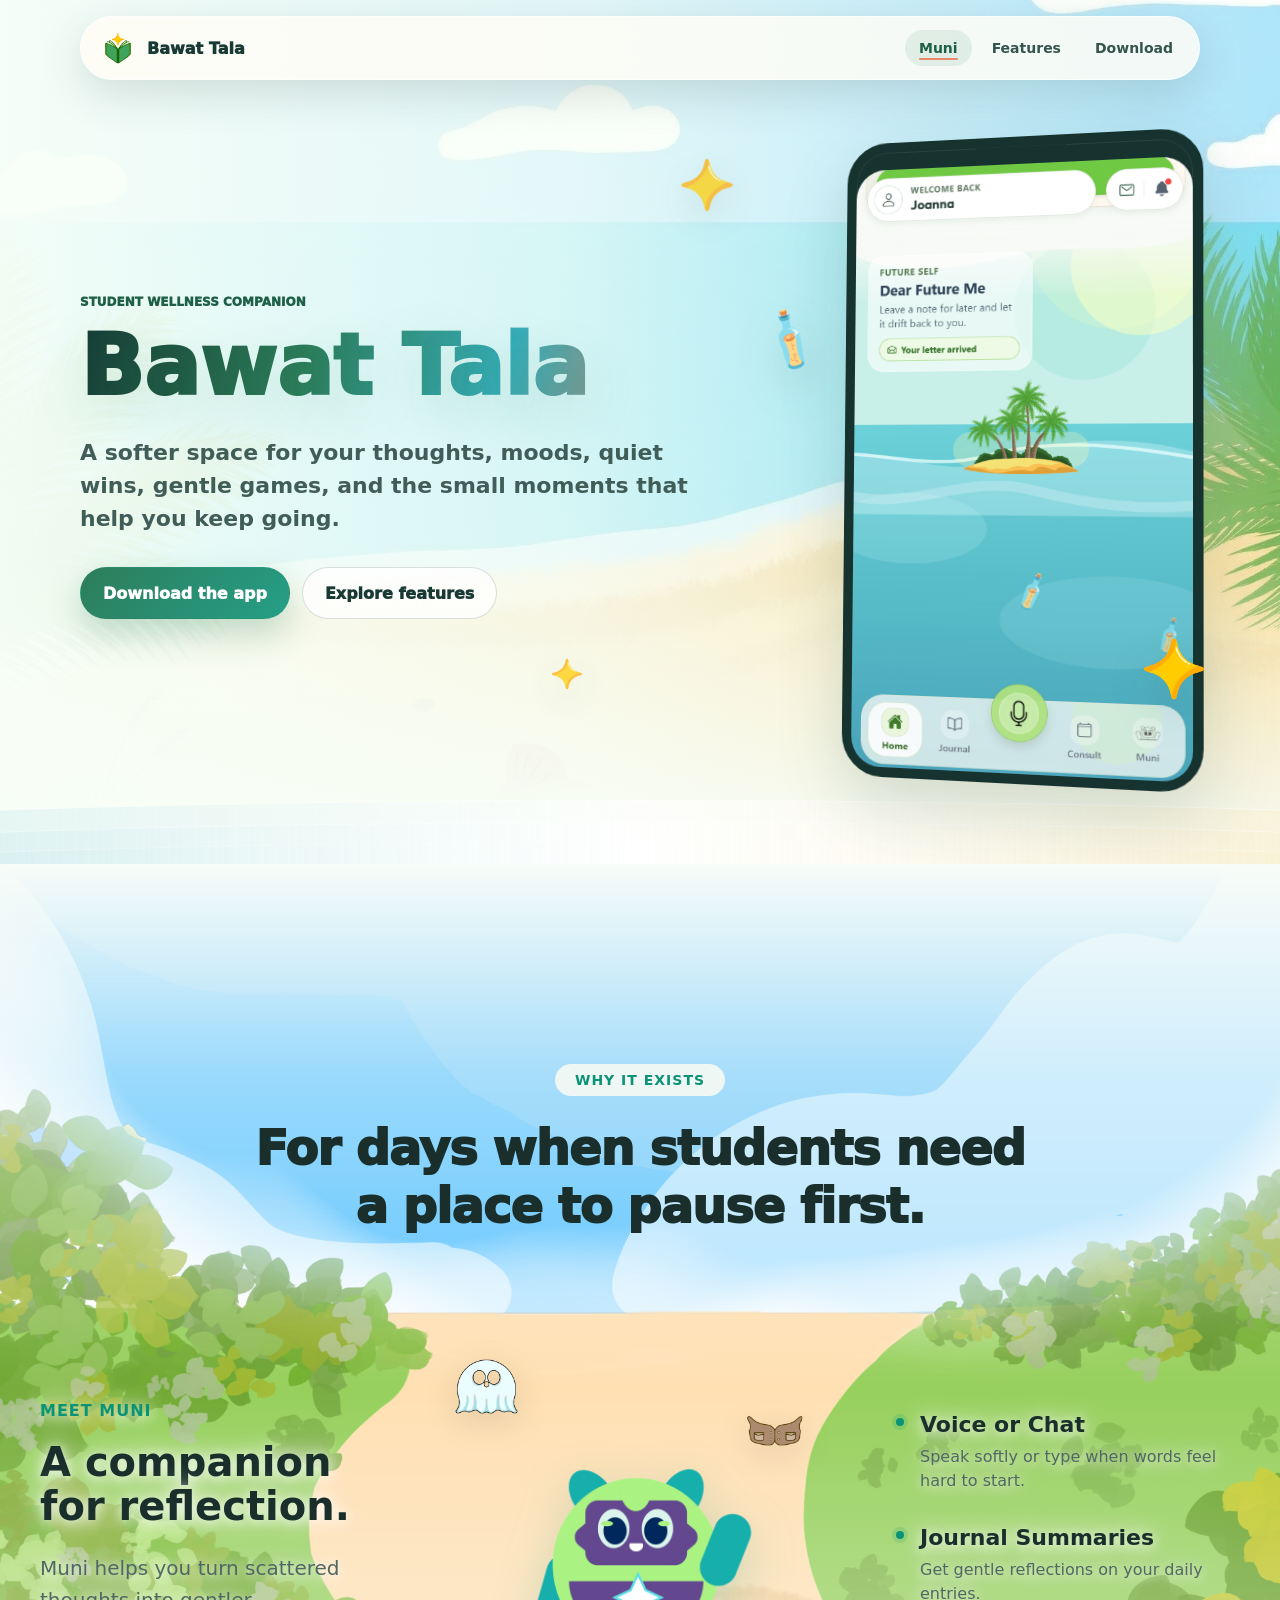
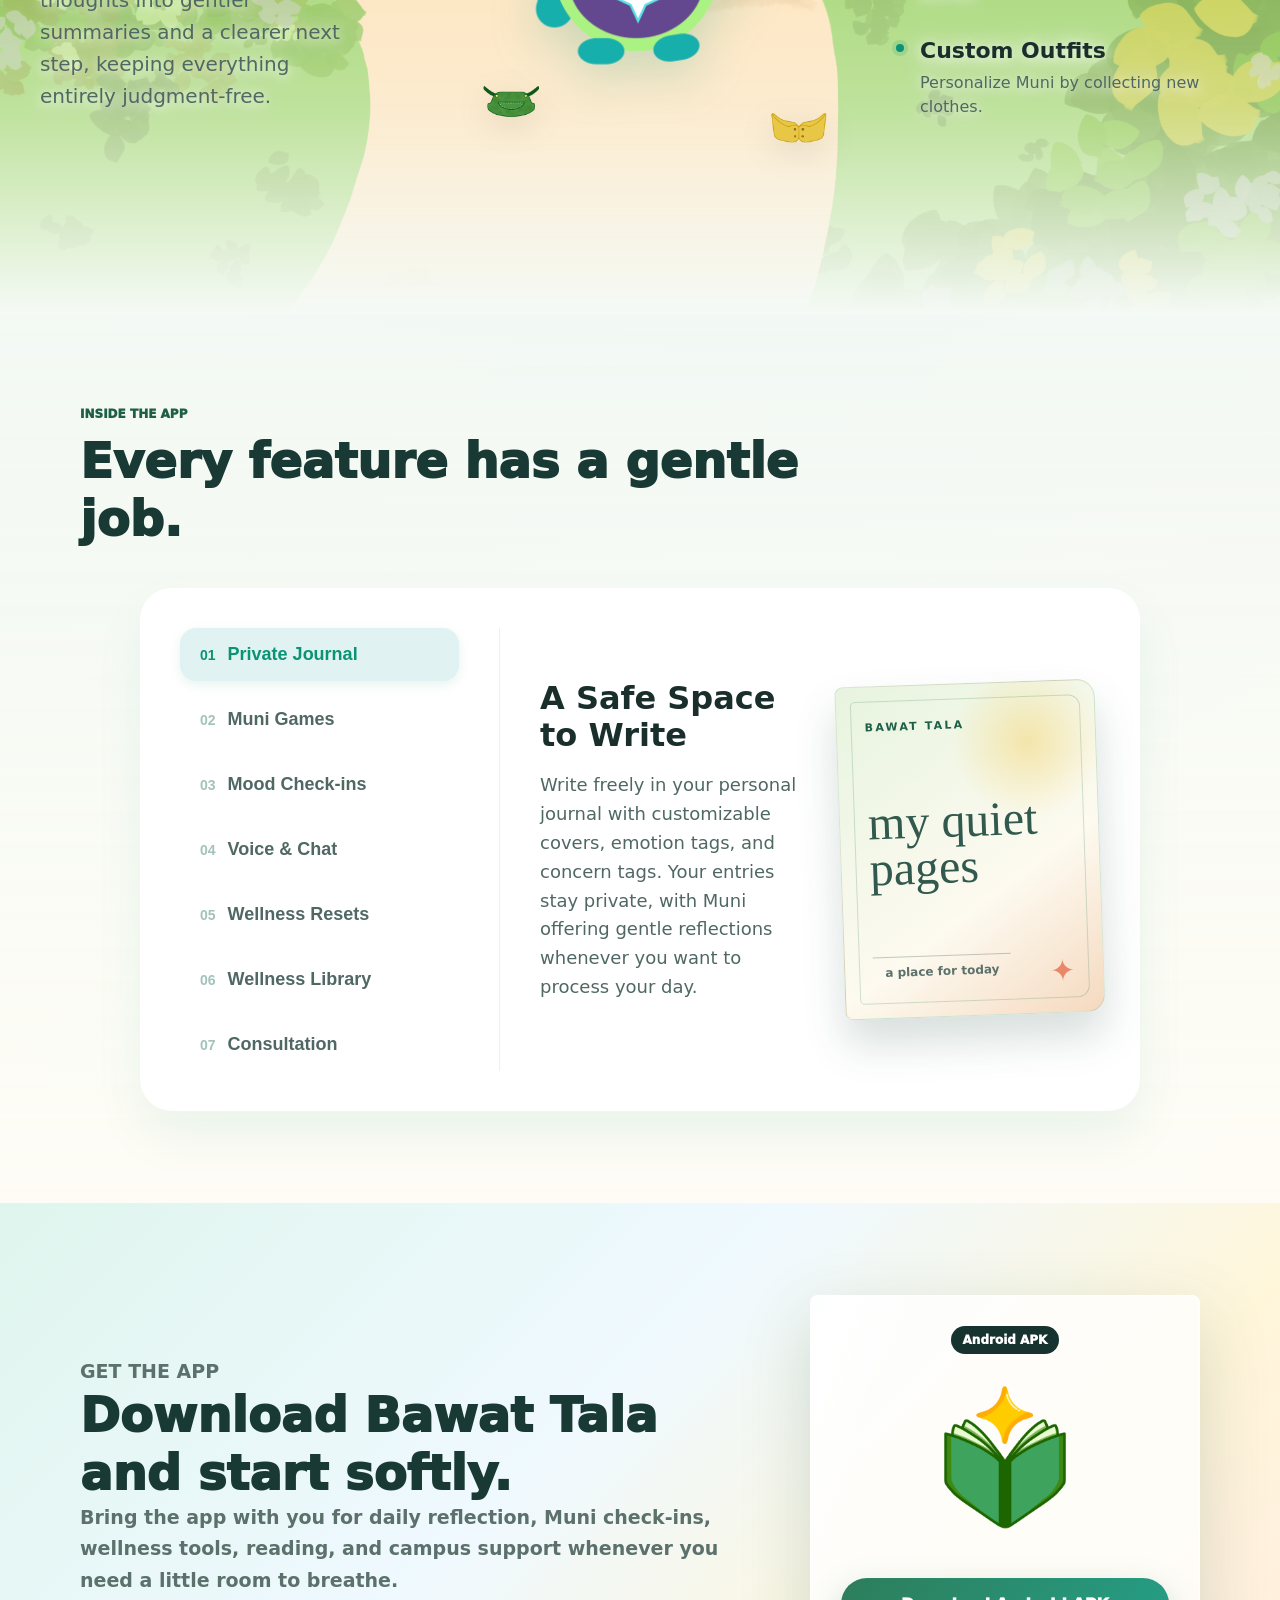
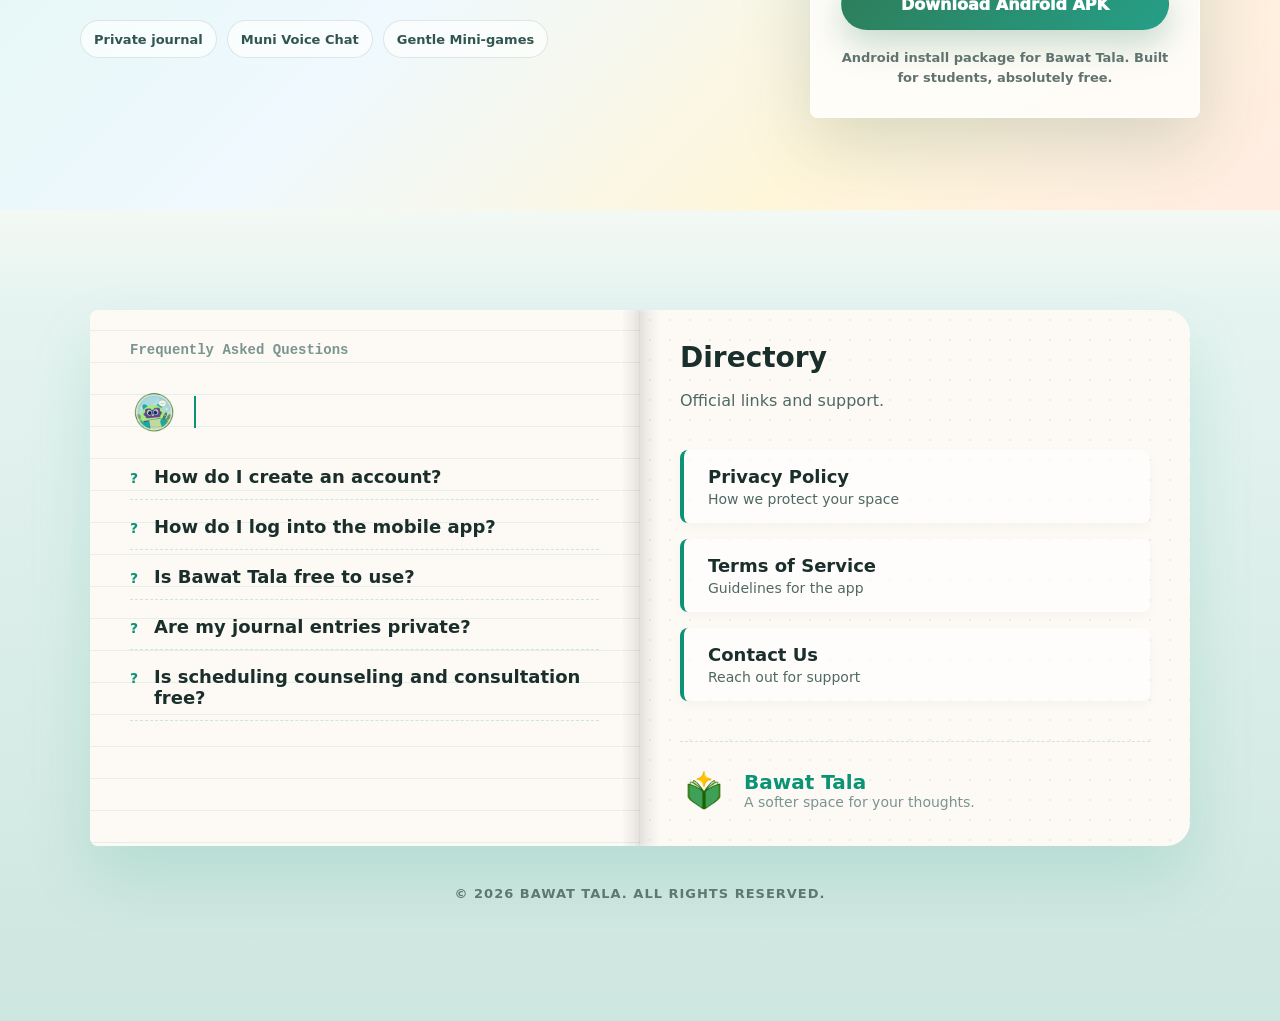
<file: index.html>
<!doctype html>
<html lang="en">
  <head>
    <meta charset="utf-8" />
    <meta name="viewport" content="width=device-width, initial-scale=1" />
    <meta
      name="description"
      content="Bawat Tala is a gentle student wellness app for journaling, Muni reflections, mood check-ins, wellness tools, reading, and counseling support."
    />
    <meta property="og:title" content="Bawat Tala" />
    <meta property="og:description" content="A softer space for your thoughts." />
    <meta property="og:image" content="assets/images/BT_Logo.png" />
    <title>Bawat Tala | A softer space for your thoughts</title>
    <link rel="icon" href="assets/images/BT_Logo.png" />
    <link rel="stylesheet" href="styles.css" />
  </head>
  <body>
    <header class="site-header">
      <a class="brand" href="#top" aria-label="Bawat Tala home">
        <img src="assets/images/BT_Logo.png" alt="Bawat Tala Logo" />
        <span>Bawat Tala</span>
      </a>
      <button class="menu-button" type="button" aria-label="Open navigation" aria-expanded="false">
        <span></span>
        <span></span>
      </button>
      <nav class="site-nav" aria-label="Main navigation">
        <a href="#muni">Muni</a>
        <a href="#features">Features</a>
        <a href="#download">Download</a>
      </nav>
    </header>

    <main id="top">
      <section class="hero-section" aria-labelledby="hero-title">
        <div class="hero-background">
          <img class="hero-scene" src="assets/images/Beach.png" alt="" />
          <div class="hero-scrim"></div>
          <div class="hero-stars" aria-hidden="true">
            <img class="float-star star-one" src="assets/images/Tala_Star.png" alt="" />
            <img class="float-star star-two" src="assets/images/Tala_Star.png" alt="" />
            <img class="float-star star-three" src="assets/images/Tala_Star.png" alt="" />
            <span class="shooting-star"></span>
          </div>
          <div class="hero-tide" aria-hidden="true">
            <span></span>
            <span></span>
            <span></span>
          </div>
        </div>
        <div class="hero-content reveal">
          <p class="eyebrow">Student wellness companion</p>
          <h1 id="hero-title">Bawat Tala</h1>
          <p class="hero-copy">
            A softer space for your thoughts, moods, quiet wins, gentle games, and the small moments that help you keep going.
          </p>
          
          <div class="hero-actions" aria-label="Primary actions">
            <a class="button primary" href="#download">Download the app</a>
            <a class="button secondary" href="#features">Explore features</a>
          </div>
        </div>
        <div class="hero-device reveal" aria-label="Bawat Tala app preview">
          <img class="device-floater bottle-floater" src="assets/images/bottle_sample.png" alt="" />
          <img class="device-floater tala-floater" src="assets/images/Tala_Star.png" alt="" />
          <div class="phone-shell">
            <div class="phone-top"></div>
            <div class="phone-screen">
              <img class="phone-home" src="assets/images/BawaTala Home.png" alt="Bawat Tala home screen" />
            </div>
          </div>
        </div>
      </section>

      
      
      
      
      <section class="muni-story-section immersive-muni" id="muni">
        <div class="immersive-bg-glow"></div>

        <div class="story-header reveal">
          <p class="eyebrow">Why it exists</p>
          <h2>For days when students need a place to pause first.</h2>
        </div>
        
        <div class="immersive-muni-layout reveal">
          
          <div class="immersive-text-left">
            <p class="eyebrow">Meet Muni</p>
            <h3>A companion for reflection.</h3>
            <p>Muni helps you turn scattered thoughts into gentler summaries and a clearer next step, keeping everything entirely judgment-free.</p>
          </div>

          <div class="muni-art-container">
            <!-- We removed the background box entirely -->
            
            
            <div class="muni-avatar-wrapper">
              <img class="muni-character-base" src="assets/images/MUNI_default.png" alt="Muni" />
            </div>

            <!-- Static hitboxes that catch the mouse -->
            <div class="outfit-hitbox h-1" data-target="o-1"></div>
            <div class="outfit-hitbox h-2" data-target="o-2"></div>
            <div class="outfit-hitbox h-3" data-target="o-3"></div>
            <div class="outfit-hitbox h-4" data-target="o-4"></div>

            <!-- The visual clothes that fly -->
            <div class="floating-outfit o-1" id="o-1"><div class="outfit-animator a-1"><img src="assets/images/Spooky_Ghost_Sheet.webp" alt="Ghost" /></div></div>
            <div class="floating-outfit o-2" id="o-2"><div class="outfit-animator a-2"><img src="assets/images/Explorer vest.webp" alt="Explorer" /></div></div>
            <div class="floating-outfit o-3" id="o-3"><div class="outfit-animator a-3"><img src="assets/images/Green jumper.webp" alt="Green Jumper" /></div></div>
            <div class="floating-outfit o-4" id="o-4"><div class="outfit-animator a-4"><img src="assets/images/Yellow vest.webp" alt="Yellow Vest" /></div></div>
          </div>

          <div class="immersive-text-right">
            <ul class="muni-immersive-list">
              <li>
                <strong>Voice or Chat</strong>
                <span>Speak softly or type when words feel hard to start.</span>
              </li>
              <li>
                <strong>Journal Summaries</strong>
                <span>Get gentle reflections on your daily entries.</span>
              </li>
              <li>
                <strong>Custom Outfits</strong>
                <span>Personalize Muni by collecting new clothes.</span>
              </li>
            </ul>
          </div>

        </div>
      </section>
      <section class="feature-section" id="features" aria-labelledby="features-title">
        <div class="section-heading reveal">
          <p class="eyebrow">Inside the app</p>
          <h2 id="features-title">Every feature has a gentle job.</h2>
        </div>
        <div class="interactive-container">
          <div class="interactive-menu">
            <button class="feature-tab active" data-target="feat-1">
              <span class="tab-num">01</span> Private Journal
            </button>
            <button class="feature-tab" data-target="feat-2">
              <span class="tab-num">02</span> Muni Games
            </button>
            <button class="feature-tab" data-target="feat-3">
              <span class="tab-num">03</span> Mood Check-ins
            </button>
            <button class="feature-tab" data-target="feat-4">
              <span class="tab-num">04</span> Voice & Chat
            </button>
            <button class="feature-tab" data-target="feat-5">
              <span class="tab-num">05</span> Wellness Resets
            </button>
            <button class="feature-tab" data-target="feat-6">
              <span class="tab-num">06</span> Wellness Library
            </button>
            <button class="feature-tab" data-target="feat-7">
              <span class="tab-num">07</span> Consultation
            </button>
          </div>
          <div class="interactive-content">
            
            <div class="feature-pane active" id="feat-1">
              <div class="pane-text">
                <h3>A Safe Space to Write</h3>
                <p>Write freely in your personal journal with customizable covers, emotion tags, and concern tags. Your entries stay private, with Muni offering gentle reflections whenever you want to process your day.</p>
              </div>
              <div class="pane-media">
                <div class="journal-cover-preview" aria-label="A customizable Bawat Tala journal cover">
                  <span class="journal-cover-kicker">BAWAT TALA</span>
                  <span class="journal-cover-title">my quiet<br />pages</span>
                  <span class="journal-cover-line">a place for today</span>
                  <span class="journal-cover-star">✦</span>
                </div>
              </div>
            </div>

            <div class="feature-pane" id="feat-3">
              <div class="pane-text">
                <h3>Track Your Mood</h3>
                <p>Log how you feel each day, view your emotional calendar, and collect Tala rewards even on quiet days.</p>
              </div>
              <div class="pane-media">
                <img src="assets/images/Joy.gif" alt="" />
              </div>
            </div>

            <div class="feature-pane" id="feat-4">
              <div class="pane-text">
                <h3>Muni voice & chat</h3>
                <p>Write or talk privately with a companion that can listen, reflect, summarize, and help name what feels heavy.</p>
              </div>
              <div class="pane-media">
                <img src="assets/images/Dear Muni.webp" alt="" />
              </div>
            </div>

            <div class="feature-pane" id="feat-2">
              <div class="pane-text">
                <h3>Muni games</h3>
                <p>Play gentle, mini-games with Muni when you need a mindful break from your studies.</p>
              </div>
              <div class="pane-media">
                <img src="assets/images/Muni_Thinking.webp" alt="" />
              </div>
            </div>

            <div class="feature-pane" id="feat-5">
              <div class="pane-text">
                <h3>Wellness resets</h3>
                <p>Immediate access to breathing exercises and grounding techniques for when things feel overwhelming.</p>
              </div>
              <div class="pane-media">
                <img src="assets/images/A softer minute.webp" alt="" />
              </div>
            </div>

            <div class="feature-pane" id="feat-6">
              <div class="pane-text">
                <h3>Wellness library</h3>
                <p>Browse, borrow, download, and read supportive books and wellness resources right inside the app, complete with built-in reading progress and achievements.</p>
              </div>
              <div class="pane-media">
                <img src="assets/images/Library glow.webp" alt="" />
              </div>
            </div>

            <div class="feature-pane" id="feat-7">
              <div class="pane-text">
                <h3>Consultation paths</h3>
                <p>Schedule peer or professional support with clearer appointment flows for students.</p>
              </div>
              <div class="pane-media">
                <img src="assets/images/Asked for support.webp" alt="" />
              </div>
            </div>

          </div>
        </div>
      </section>
  

      

      

      <section class="download-section reveal" id="download" aria-labelledby="download-title">
        <div class="download-copy">
          <p class="eyebrow">Get the app</p>
          <h2 id="download-title">Download Bawat Tala and start softly.</h2>
          <p>
            Bring the app with you for daily reflection, Muni check-ins, wellness tools, reading, and campus support
            whenever you need a little room to breathe.
          </p>
                    <div class="release-steps" aria-label="What the app includes">
            <span>Private journal</span>
            <span>Muni Voice Chat</span>
            <span>Gentle Mini-games</span>
          </div>
        </div>
        <div class="download-panel">
          <span class="download-badge">Android APK</span>
          <img src="assets/images/BT_Logo.png" alt="Bawat Tala logo" />
          <a
            class="button primary download-button"
            href="https://drive.google.com/file/d/13u65qMGvtVIZIT2ULHI4uqakduDmhXAH/view?usp=sharing"
            target="_blank"
            rel="noopener"
            data-apk-download
          >
            Download Android APK
          </a>
          <p class="download-note">Android install package for Bawat Tala. Built for students, absolutely free.</p>
        </div>
      </section>
    </main>

      
    <footer class="journal-feature-section faq-footer" id="faq" style="margin-top: -60px; padding-top: 160px; padding-bottom: 120px; background: linear-gradient(to bottom, transparent 0%, #e6f4f1 150px, #cde6df 100%); border: none;">
      <div class="journal-spread reveal" style="box-shadow: 0 32px 64px rgba(11, 147, 117, 0.15); background: #fdfaf6;">
        <div class="journal-binding"></div>
        
        <div class="journal-page left-page">
          <div class="journal-content">
            <span class="journal-date">Frequently Asked Questions</span>
            
            <div class="muni-prompt-container">
              <img src="assets/images/Dear Muni.webp" alt="Muni" class="muni-avatar-small" />
              <h2 id="faq-typing-text" class="muni-typing"></h2>
            </div>

            
              
              
              <div class="faq-list">
                
                
                <details class="faq-item" name="faq">
                  <summary>How do I create an account?</summary>
                  <p>To keep the community safe, registration requires your student ID. Simply tap 'Register' in the app and upload a clear photo of your PLV ID (front). The app will securely scan your details. Then, just enter your email, set a password, and verify it with the OTP sent to your inbox.</p>
                </details>
                <details class="faq-item" name="faq">
                  <summary>How do I log into the mobile app?</summary>
                  <p>After downloading the APK, open Bawat Tala and enter the student credentials you registered with to access your personal space.</p>
                </details>
                <details class="faq-item" name="faq">
                  <summary>Is Bawat Tala free to use?</summary>
                  <p>Yes, the app is built exclusively for students and is entirely free to download and use.</p>
                </details>
                <details class="faq-item" name="faq">
                  <summary>Are my journal entries private?</summary>
                  <p>Absolutely. Your entries are stored safely and confidentially. Muni reads them only to provide you with soft reflections.</p>
                </details>
                <details class="faq-item" name="faq">
                  <summary>Is scheduling counseling and consultation free?</summary>
                  <p>Yes, scheduling appointments with PLV Guidance Counselors and Peer Counselors through Bawat Tala is completely free for all PLV students.</p>
                </details>
</div>
          </div>
        </div>

        <div class="journal-page right-page" style="display: flex; flex-direction: column; justify-content: space-between;">
          <div class="journal-content">
            <h3 class="right-page-title">Directory</h3>
            <p class="right-page-sub">Official links and support.</p>
            
            <div class="footer-journal-links">
              <a href="privacy-policy.html" class="journal-link-item">
                <strong>Privacy Policy</strong>
                <span>How we protect your space</span>
              </a>
              <a href="terms.html" class="journal-link-item">
                <strong>Terms of Service</strong>
                <span>Guidelines for the app</span>
              </a>
              <a href="contact.html" class="journal-link-item">
                <strong>Contact Us</strong>
                <span>Reach out for support</span>
              </a>
            </div>
          </div>
          
          <div class="footer-journal-bottom">
            <img src="assets/images/BT_Logo.png" alt="Bawat Tala Logo" class="footer-star" />
            <div class="footer-brand-text">
              <strong>Bawat Tala</strong>
              <span>A softer space for your thoughts.</span>
            </div>
          </div>
        </div>
      </div>
    
      
    
      
    
      <div class="footer-copyright" style="text-align: center; margin-top: 40px; color: #1a2f2b; font-size: 13px; font-weight: 700; letter-spacing: 1px; opacity: 0.6;">
        &copy; 2026 BAWAT TALA. ALL RIGHTS RESERVED.
      </div>
</footer>

    <script src="script.js"></script>
  </body>
</html>
</file>
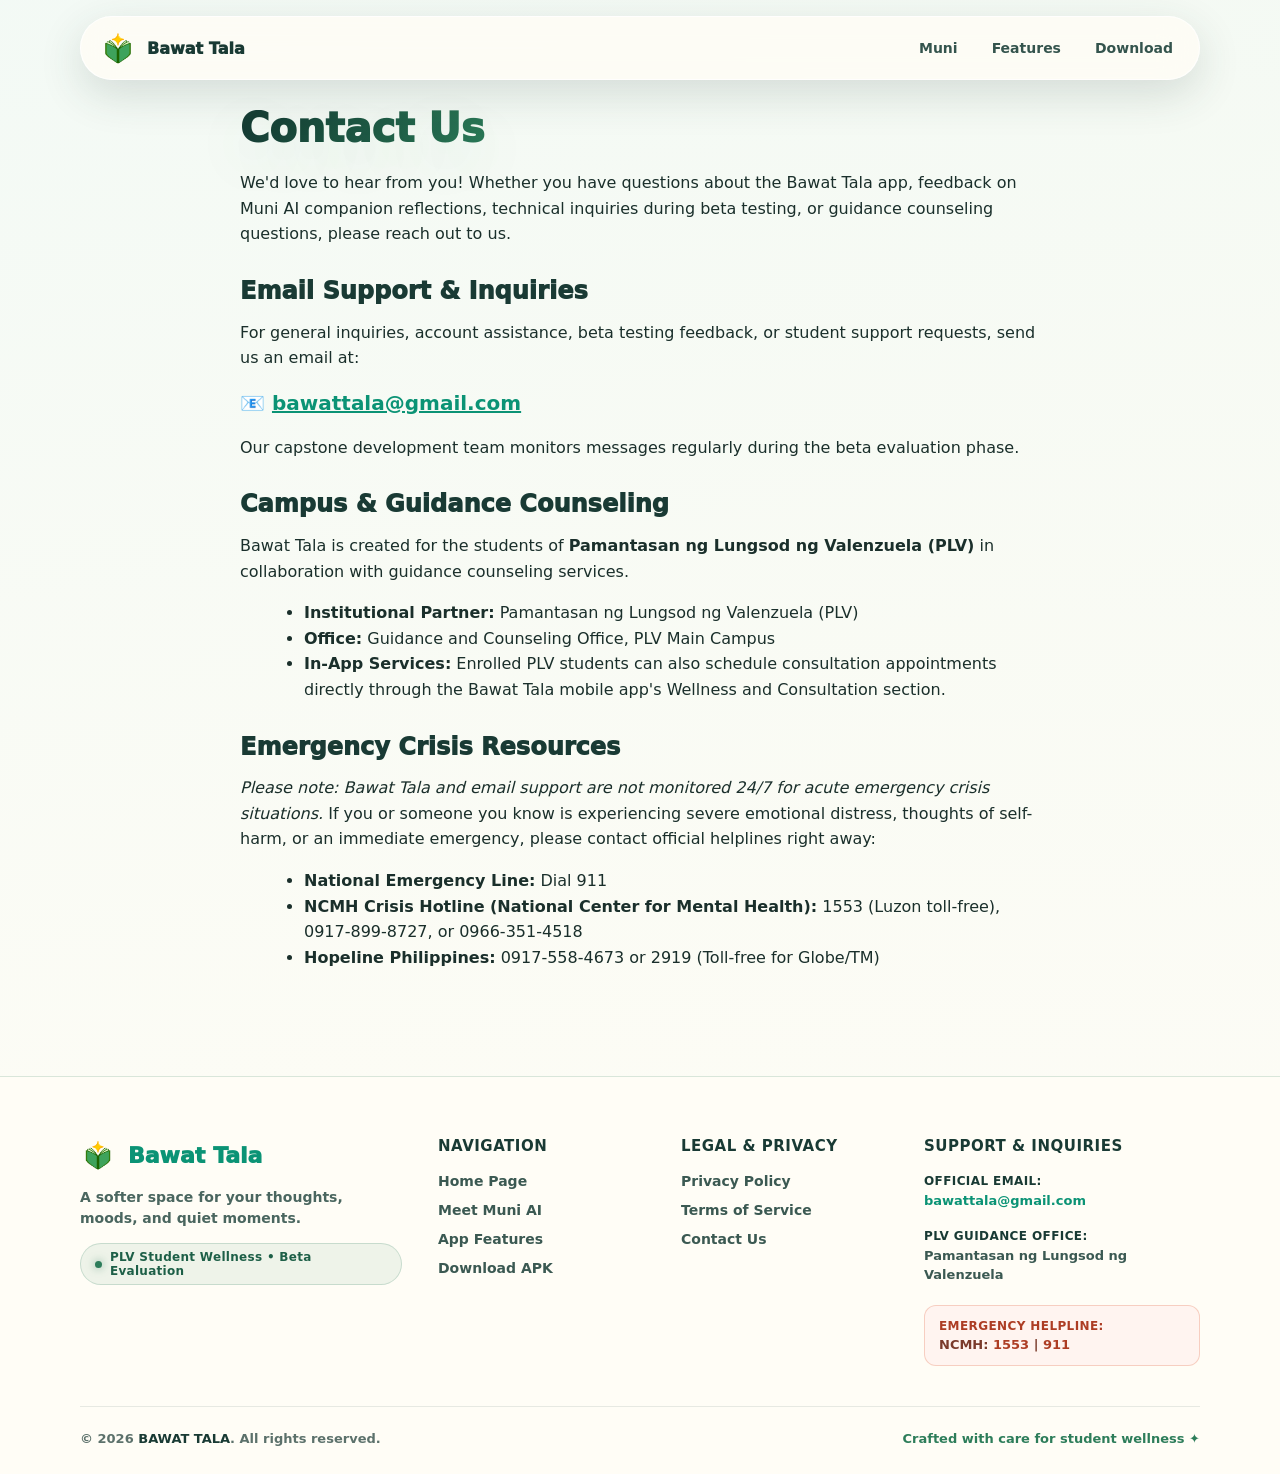
<file: contact.html>
<!doctype html>
<html lang="en">
  <head>
    <meta charset="utf-8" />
    <meta name="viewport" content="width=device-width, initial-scale=1" />
    <meta name="description" content="Contact Us - Bawat Tala, a student wellness companion for Pamantasan ng Lungsod ng Valenzuela." />
    <title>Contact Us | Bawat Tala</title>
    <link rel="icon" href="assets/images/BT_Logo.png" />
    <link rel="stylesheet" href="styles.css" />
  </head>
  <body>
    <header class="site-header">
      <a class="brand" href="index.html" aria-label="Bawat Tala home">
        <img src="assets/images/BT_Logo.png" alt="" />
        <span>Bawat Tala</span>
      </a>
      <button class="menu-button" type="button" aria-label="Open navigation" aria-expanded="false">
        <span></span>
        <span></span>
      </button>
      <nav class="site-nav" aria-label="Main navigation">
        <a href="index.html#muni">Muni</a>
        <a href="index.html#features">Features</a>
        <a href="index.html#download">Download</a>
      </nav>
    </header>

    <main id="top">
      <section class="page-content">
        <h1>Contact Us</h1>
        <p>
          We'd love to hear from you! Whether you have questions about the Bawat Tala app, feedback on Muni AI companion reflections, technical inquiries during beta testing, or guidance counseling questions, please reach out to us.
        </p>

        <h2>Email Support &amp; Inquiries</h2>
        <p>
          For general inquiries, account assistance, beta testing feedback, or student support requests, send us an email at:
        </p>
        <p style="font-size: 1.25rem; font-weight: 800; color: #0b9375; margin: 16px 0;">
          📧 <a href="mailto:bawattala@gmail.com" style="color: #0b9375; text-decoration: underline;">bawattala@gmail.com</a>
        </p>
        <p>
          Our capstone development team monitors messages regularly during the beta evaluation phase.
        </p>

        <h2>Campus &amp; Guidance Counseling</h2>
        <p>
          Bawat Tala is created for the students of <strong>Pamantasan ng Lungsod ng Valenzuela (PLV)</strong> in collaboration with guidance counseling services.
        </p>
        <ul>
          <li><strong>Institutional Partner:</strong> Pamantasan ng Lungsod ng Valenzuela (PLV)</li>
          <li><strong>Office:</strong> Guidance and Counseling Office, PLV Main Campus</li>
          <li><strong>In-App Services:</strong> Enrolled PLV students can also schedule consultation appointments directly through the Bawat Tala mobile app's Wellness and Consultation section.</li>
        </ul>

        <h2>Emergency Crisis Resources</h2>
        <p>
          <em>Please note: Bawat Tala and email support are not monitored 24/7 for acute emergency crisis situations.</em> If you or someone you know is experiencing severe emotional distress, thoughts of self-harm, or an immediate emergency, please contact official helplines right away:
        </p>
        <ul>
          <li><strong>National Emergency Line:</strong> Dial 911</li>
          <li><strong>NCMH Crisis Hotline (National Center for Mental Health):</strong> 1553 (Luzon toll-free), 0917-899-8727, or 0966-351-4518</li>
          <li><strong>Hopeline Philippines:</strong> 0917-558-4673 or 2919 (Toll-free for Globe/TM)</li>
        </ul>
      </section>
    </main>

    <footer class="site-footer custom-pretty-footer">
      <div class="footer-container">
        <div class="footer-top-grid">
          <div class="footer-brand-col">
            <a href="index.html" class="footer-brand">
              <img src="assets/images/BT_Logo.png" alt="Bawat Tala Logo" class="footer-logo" />
              <span>Bawat Tala</span>
            </a>
            <p class="footer-tagline">A softer space for your thoughts, moods, and quiet moments.</p>
            <div class="footer-badge">
              <span class="badge-dot"></span> PLV Student Wellness • Beta Evaluation
            </div>
          </div>

          <div class="footer-col">
            <h4 class="footer-col-title">Navigation</h4>
            <ul class="footer-links-list">
              <li><a href="index.html">Home Page</a></li>
              <li><a href="index.html#muni">Meet Muni AI</a></li>
              <li><a href="index.html#features">App Features</a></li>
              <li><a href="index.html#download">Download APK</a></li>
            </ul>
          </div>

          <div class="footer-col">
            <h4 class="footer-col-title">Legal &amp; Privacy</h4>
            <ul class="footer-links-list">
              <li><a href="privacy-policy.html">Privacy Policy</a></li>
              <li><a href="terms.html">Terms of Service</a></li>
              <li><a href="contact.html">Contact Us</a></li>
            </ul>
          </div>

          <div class="footer-col footer-contact-col">
            <h4 class="footer-col-title">Support &amp; Inquiries</h4>
            <p class="footer-contact-item">
              <strong>Official Email:</strong><br />
              <a href="mailto:bawattala@gmail.com" class="footer-email-link">bawattala@gmail.com</a>
            </p>
            <p class="footer-contact-item">
              <strong>PLV Guidance Office:</strong><br />
              Pamantasan ng Lungsod ng Valenzuela
            </p>
            <div class="footer-contact-item emergency-item">
              <strong>Emergency Helpline:</strong><br />
              NCMH: <span>1553</span> | <span>911</span>
            </div>
          </div>
        </div>

        <div class="footer-bottom-bar">
          <div class="footer-copyright">
            &copy; 2026 <strong>BAWAT TALA</strong>. All rights reserved.
          </div>
          <div class="footer-heart">
            Crafted with care for student wellness ✦
          </div>
        </div>
      </div>
    </footer>
    <script src="script.js"></script>
  </body>
</html>
</file>
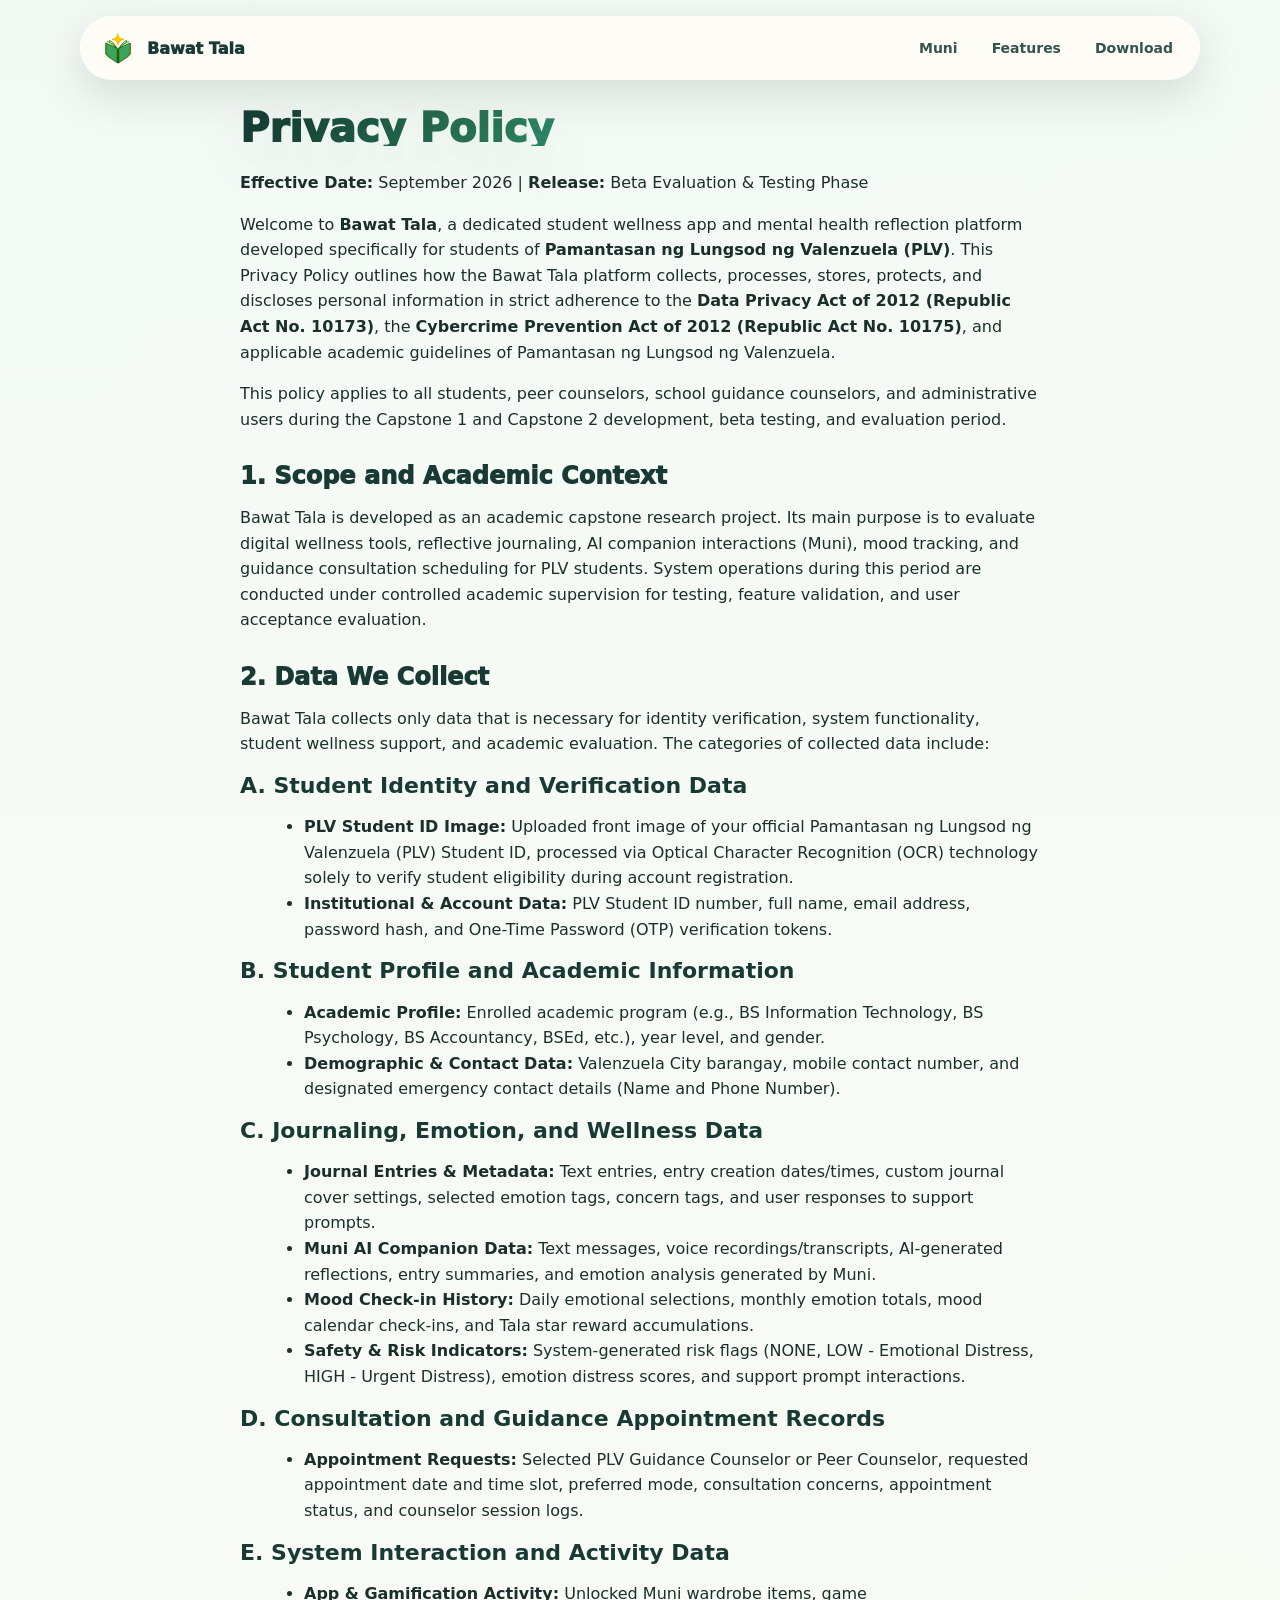
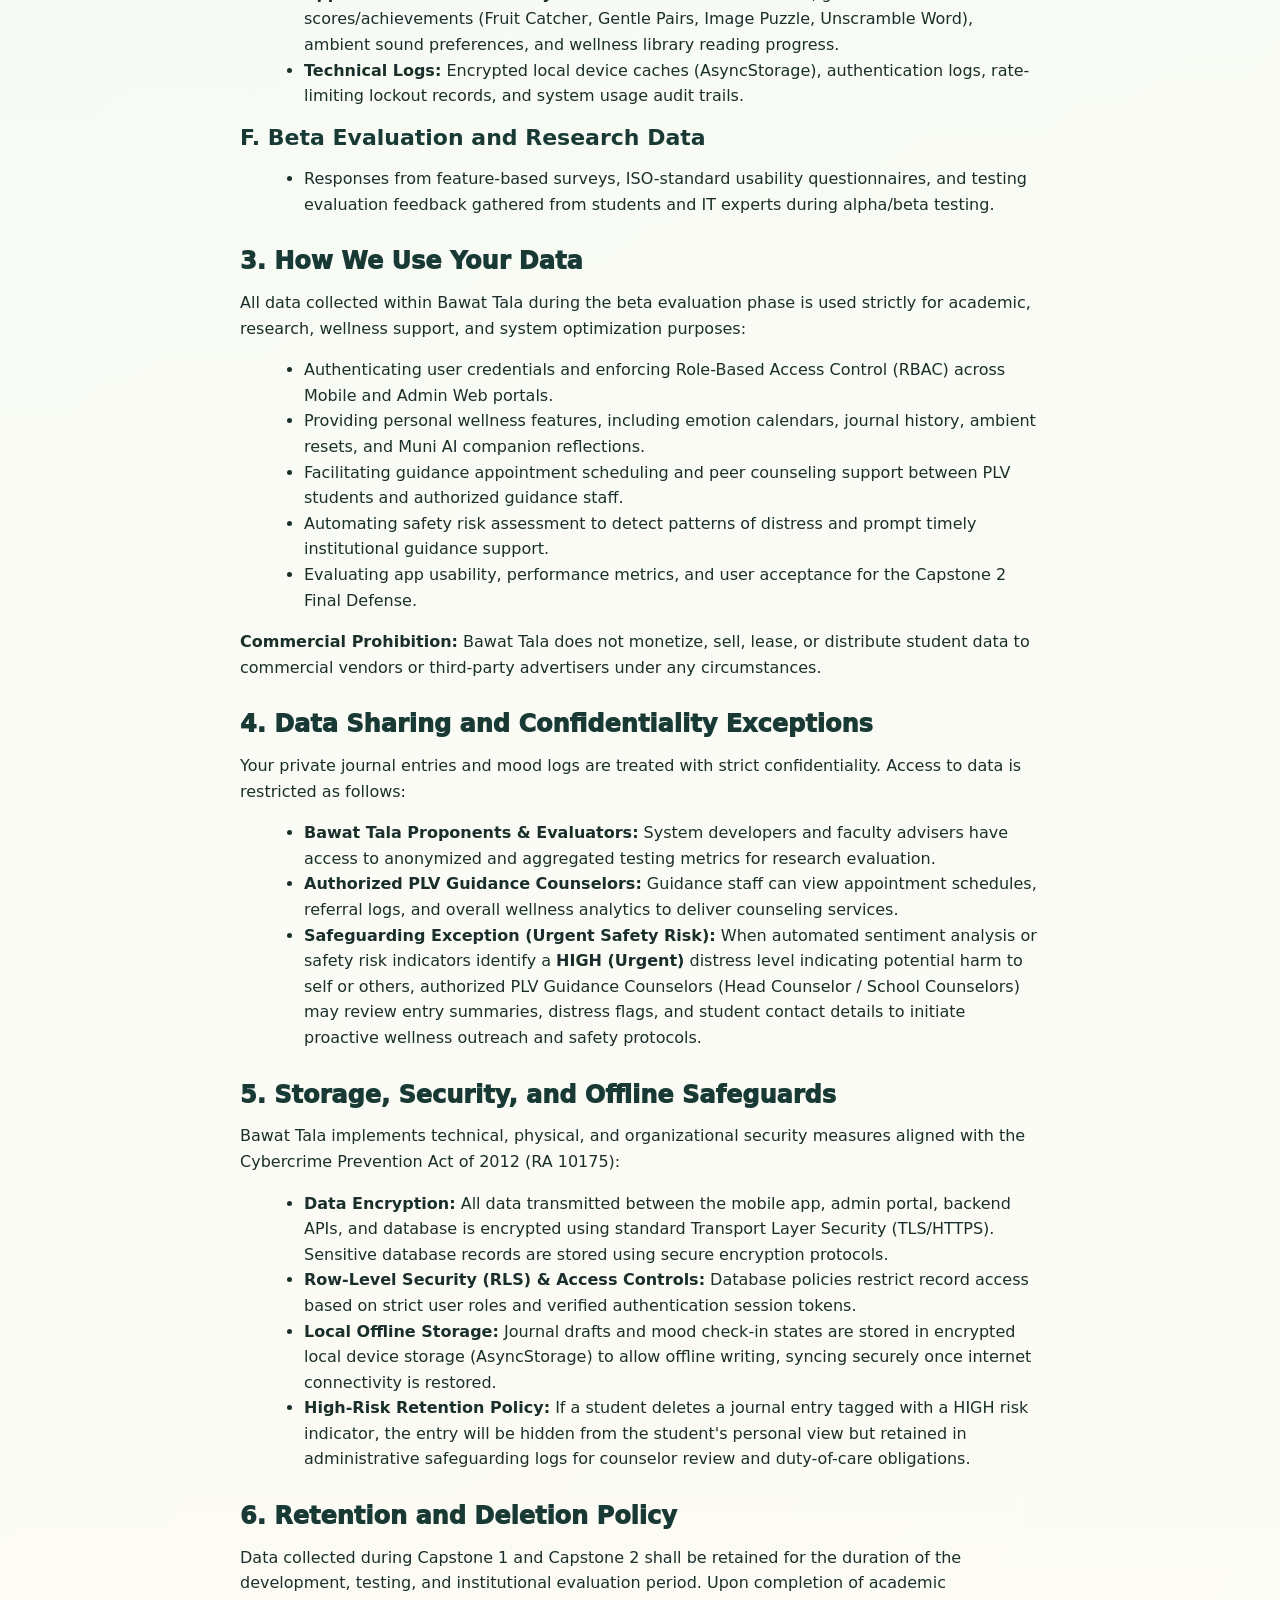
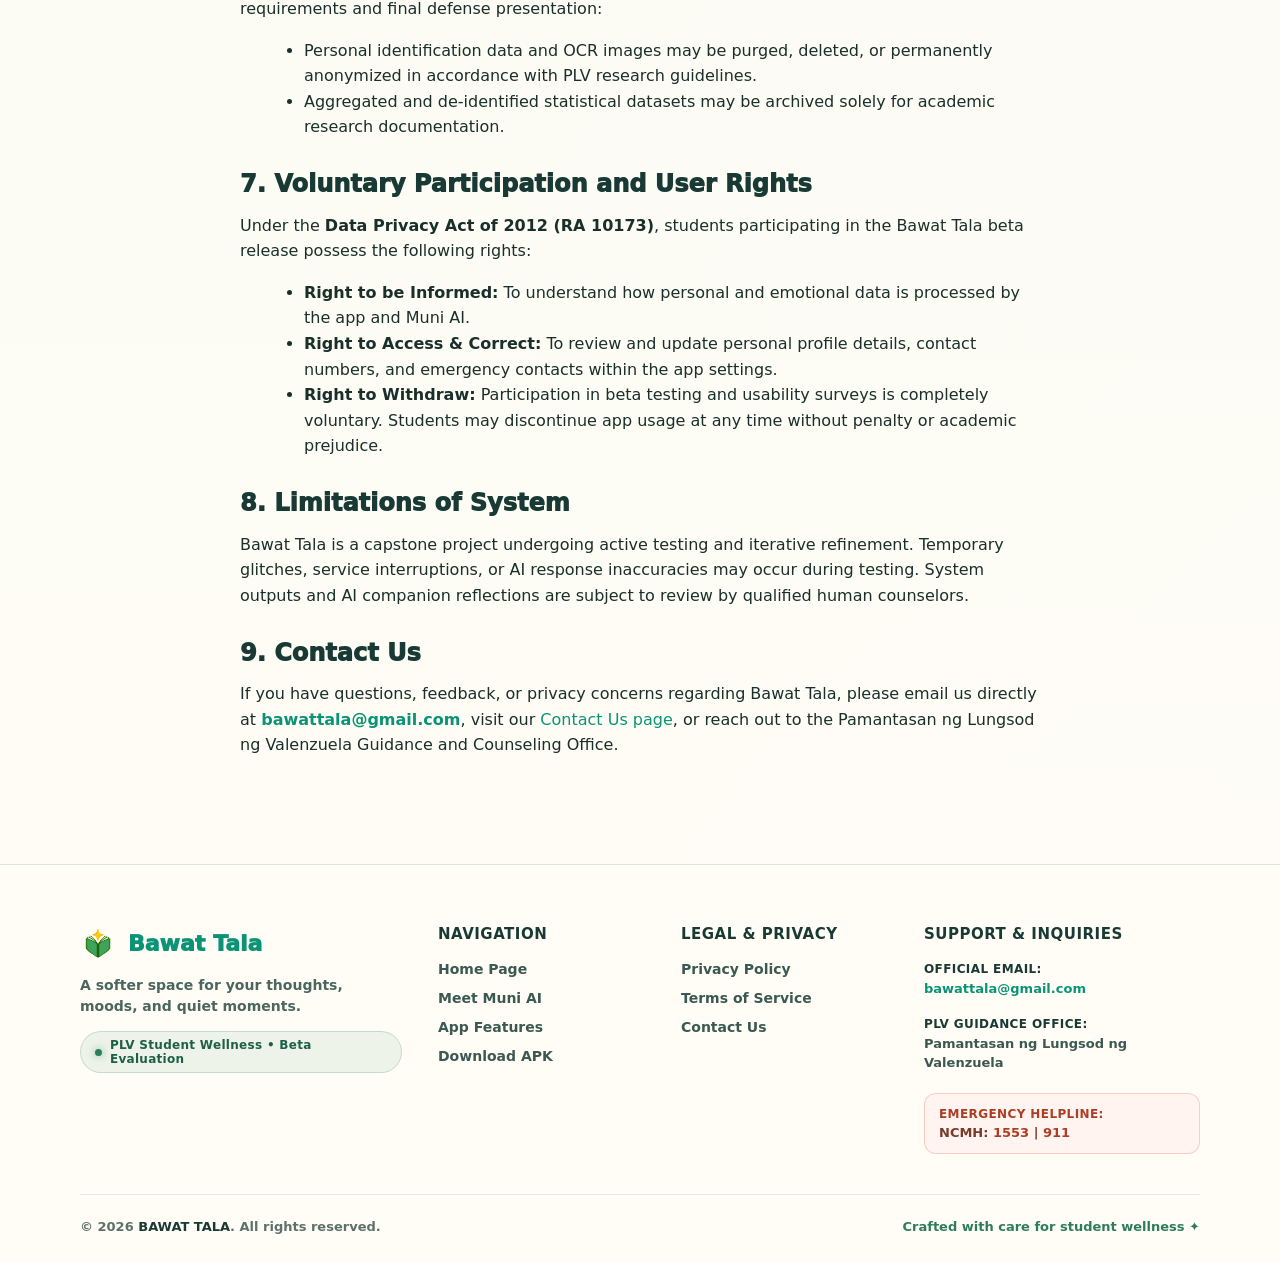
<file: privacy-policy.html>
<!doctype html>
<html lang="en">
  <head>
    <meta charset="utf-8" />
    <meta name="viewport" content="width=device-width, initial-scale=1" />
    <meta name="description" content="Privacy Policy - Bawat Tala, a student wellness companion for Pamantasan ng Lungsod ng Valenzuela." />
    <title>Privacy Policy | Bawat Tala</title>
    <link rel="icon" href="assets/images/BT_Logo.png" />
    <link rel="stylesheet" href="styles.css" />
  </head>
  <body>
    <header class="site-header">
      <a class="brand" href="index.html" aria-label="Bawat Tala home">
        <img src="assets/images/BT_Logo.png" alt="" />
        <span>Bawat Tala</span>
      </a>
      <button class="menu-button" type="button" aria-label="Open navigation" aria-expanded="false">
        <span></span>
        <span></span>
      </button>
      <nav class="site-nav" aria-label="Main navigation">
        <a href="index.html#muni">Muni</a>
        <a href="index.html#features">Features</a>
        <a href="index.html#download">Download</a>
      </nav>
    </header>

    <main id="top">
      <section class="page-content">
        <h1>Privacy Policy</h1>
        <p><strong>Effective Date:</strong> September 2026 | <strong>Release:</strong> Beta Evaluation &amp; Testing Phase</p>
        <p>
          Welcome to <strong>Bawat Tala</strong>, a dedicated student wellness app and mental health reflection platform developed specifically for students of <strong>Pamantasan ng Lungsod ng Valenzuela (PLV)</strong>. This Privacy Policy outlines how the Bawat Tala platform collects, processes, stores, protects, and discloses personal information in strict adherence to the <strong>Data Privacy Act of 2012 (Republic Act No. 10173)</strong>, the <strong>Cybercrime Prevention Act of 2012 (Republic Act No. 10175)</strong>, and applicable academic guidelines of Pamantasan ng Lungsod ng Valenzuela.
        </p>
        <p>
          This policy applies to all students, peer counselors, school guidance counselors, and administrative users during the Capstone 1 and Capstone 2 development, beta testing, and evaluation period.
        </p>

        <h2>1. Scope and Academic Context</h2>
        <p>
          Bawat Tala is developed as an academic capstone research project. Its main purpose is to evaluate digital wellness tools, reflective journaling, AI companion interactions (Muni), mood tracking, and guidance consultation scheduling for PLV students. System operations during this period are conducted under controlled academic supervision for testing, feature validation, and user acceptance evaluation.
        </p>

        <h2>2. Data We Collect</h2>
        <p>
          Bawat Tala collects only data that is necessary for identity verification, system functionality, student wellness support, and academic evaluation. The categories of collected data include:
        </p>
        
        <h3>A. Student Identity and Verification Data</h3>
        <ul>
          <li><strong>PLV Student ID Image:</strong> Uploaded front image of your official Pamantasan ng Lungsod ng Valenzuela (PLV) Student ID, processed via Optical Character Recognition (OCR) technology solely to verify student eligibility during account registration.</li>
          <li><strong>Institutional & Account Data:</strong> PLV Student ID number, full name, email address, password hash, and One-Time Password (OTP) verification tokens.</li>
        </ul>

        <h3>B. Student Profile and Academic Information</h3>
        <ul>
          <li><strong>Academic Profile:</strong> Enrolled academic program (e.g., BS Information Technology, BS Psychology, BS Accountancy, BSEd, etc.), year level, and gender.</li>
          <li><strong>Demographic & Contact Data:</strong> Valenzuela City barangay, mobile contact number, and designated emergency contact details (Name and Phone Number).</li>
        </ul>

        <h3>C. Journaling, Emotion, and Wellness Data</h3>
        <ul>
          <li><strong>Journal Entries & Metadata:</strong> Text entries, entry creation dates/times, custom journal cover settings, selected emotion tags, concern tags, and user responses to support prompts.</li>
          <li><strong>Muni AI Companion Data:</strong> Text messages, voice recordings/transcripts, AI-generated reflections, entry summaries, and emotion analysis generated by Muni.</li>
          <li><strong>Mood Check-in History:</strong> Daily emotional selections, monthly emotion totals, mood calendar check-ins, and Tala star reward accumulations.</li>
          <li><strong>Safety & Risk Indicators:</strong> System-generated risk flags (NONE, LOW - Emotional Distress, HIGH - Urgent Distress), emotion distress scores, and support prompt interactions.</li>
        </ul>

        <h3>D. Consultation and Guidance Appointment Records</h3>
        <ul>
          <li><strong>Appointment Requests:</strong> Selected PLV Guidance Counselor or Peer Counselor, requested appointment date and time slot, preferred mode, consultation concerns, appointment status, and counselor session logs.</li>
        </ul>

        <h3>E. System Interaction and Activity Data</h3>
        <ul>
          <li><strong>App & Gamification Activity:</strong> Unlocked Muni wardrobe items, game scores/achievements (Fruit Catcher, Gentle Pairs, Image Puzzle, Unscramble Word), ambient sound preferences, and wellness library reading progress.</li>
          <li><strong>Technical Logs:</strong> Encrypted local device caches (AsyncStorage), authentication logs, rate-limiting lockout records, and system usage audit trails.</li>
        </ul>

        <h3>F. Beta Evaluation and Research Data</h3>
        <ul>
          <li>Responses from feature-based surveys, ISO-standard usability questionnaires, and testing evaluation feedback gathered from students and IT experts during alpha/beta testing.</li>
        </ul>

        <h2>3. How We Use Your Data</h2>
        <p>
          All data collected within Bawat Tala during the beta evaluation phase is used strictly for academic, research, wellness support, and system optimization purposes:
        </p>
        <ul>
          <li>Authenticating user credentials and enforcing Role-Based Access Control (RBAC) across Mobile and Admin Web portals.</li>
          <li>Providing personal wellness features, including emotion calendars, journal history, ambient resets, and Muni AI companion reflections.</li>
          <li>Facilitating guidance appointment scheduling and peer counseling support between PLV students and authorized guidance staff.</li>
          <li>Automating safety risk assessment to detect patterns of distress and prompt timely institutional guidance support.</li>
          <li>Evaluating app usability, performance metrics, and user acceptance for the Capstone 2 Final Defense.</li>
        </ul>
        <p>
          <strong>Commercial Prohibition:</strong> Bawat Tala does not monetize, sell, lease, or distribute student data to commercial vendors or third-party advertisers under any circumstances.
        </p>

        <h2>4. Data Sharing and Confidentiality Exceptions</h2>
        <p>
          Your private journal entries and mood logs are treated with strict confidentiality. Access to data is restricted as follows:
        </p>
        <ul>
          <li><strong>Bawat Tala Proponents & Evaluators:</strong> System developers and faculty advisers have access to anonymized and aggregated testing metrics for research evaluation.</li>
          <li><strong>Authorized PLV Guidance Counselors:</strong> Guidance staff can view appointment schedules, referral logs, and overall wellness analytics to deliver counseling services.</li>
          <li>
            <strong>Safeguarding Exception (Urgent Safety Risk):</strong> When automated sentiment analysis or safety risk indicators identify a <strong>HIGH (Urgent)</strong> distress level indicating potential harm to self or others, authorized PLV Guidance Counselors (Head Counselor / School Counselors) may review entry summaries, distress flags, and student contact details to initiate proactive wellness outreach and safety protocols.
          </li>
        </ul>

        <h2>5. Storage, Security, and Offline Safeguards</h2>
        <p>
          Bawat Tala implements technical, physical, and organizational security measures aligned with the Cybercrime Prevention Act of 2012 (RA 10175):
        </p>
        <ul>
          <li><strong>Data Encryption:</strong> All data transmitted between the mobile app, admin portal, backend APIs, and database is encrypted using standard Transport Layer Security (TLS/HTTPS). Sensitive database records are stored using secure encryption protocols.</li>
          <li><strong>Row-Level Security (RLS) & Access Controls:</strong> Database policies restrict record access based on strict user roles and verified authentication session tokens.</li>
          <li><strong>Local Offline Storage:</strong> Journal drafts and mood check-in states are stored in encrypted local device storage (AsyncStorage) to allow offline writing, syncing securely once internet connectivity is restored.</li>
          <li><strong>High-Risk Retention Policy:</strong> If a student deletes a journal entry tagged with a HIGH risk indicator, the entry will be hidden from the student's personal view but retained in administrative safeguarding logs for counselor review and duty-of-care obligations.</li>
        </ul>

        <h2>6. Retention and Deletion Policy</h2>
        <p>
          Data collected during Capstone 1 and Capstone 2 shall be retained for the duration of the development, testing, and institutional evaluation period. Upon completion of academic requirements and final defense presentation:
        </p>
        <ul>
          <li>Personal identification data and OCR images may be purged, deleted, or permanently anonymized in accordance with PLV research guidelines.</li>
          <li>Aggregated and de-identified statistical datasets may be archived solely for academic research documentation.</li>
        </ul>

        <h2>7. Voluntary Participation and User Rights</h2>
        <p>
          Under the <strong>Data Privacy Act of 2012 (RA 10173)</strong>, students participating in the Bawat Tala beta release possess the following rights:
        </p>
        <ul>
          <li><strong>Right to be Informed:</strong> To understand how personal and emotional data is processed by the app and Muni AI.</li>
          <li><strong>Right to Access &amp; Correct:</strong> To review and update personal profile details, contact numbers, and emergency contacts within the app settings.</li>
          <li><strong>Right to Withdraw:</strong> Participation in beta testing and usability surveys is completely voluntary. Students may discontinue app usage at any time without penalty or academic prejudice.</li>
        </ul>

        <h2>8. Limitations of System</h2>
        <p>
          Bawat Tala is a capstone project undergoing active testing and iterative refinement. Temporary glitches, service interruptions, or AI response inaccuracies may occur during testing. System outputs and AI companion reflections are subject to review by qualified human counselors.
        </p>

        <h2>9. Contact Us</h2>
        <p>
          If you have questions, feedback, or privacy concerns regarding Bawat Tala, please email us directly at <a href="mailto:bawattala@gmail.com" style="color: #0b9375; font-weight: 700;">bawattala@gmail.com</a>, visit our <a href="contact.html">Contact Us page</a>, or reach out to the Pamantasan ng Lungsod ng Valenzuela Guidance and Counseling Office.
        </p>
      </section>
    </main>

    <footer class="site-footer custom-pretty-footer">
      <div class="footer-container">
        <div class="footer-top-grid">
          <div class="footer-brand-col">
            <a href="index.html" class="footer-brand">
              <img src="assets/images/BT_Logo.png" alt="Bawat Tala Logo" class="footer-logo" />
              <span>Bawat Tala</span>
            </a>
            <p class="footer-tagline">A softer space for your thoughts, moods, and quiet moments.</p>
            <div class="footer-badge">
              <span class="badge-dot"></span> PLV Student Wellness • Beta Evaluation
            </div>
          </div>

          <div class="footer-col">
            <h4 class="footer-col-title">Navigation</h4>
            <ul class="footer-links-list">
              <li><a href="index.html">Home Page</a></li>
              <li><a href="index.html#muni">Meet Muni AI</a></li>
              <li><a href="index.html#features">App Features</a></li>
              <li><a href="index.html#download">Download APK</a></li>
            </ul>
          </div>

          <div class="footer-col">
            <h4 class="footer-col-title">Legal &amp; Privacy</h4>
            <ul class="footer-links-list">
              <li><a href="privacy-policy.html">Privacy Policy</a></li>
              <li><a href="terms.html">Terms of Service</a></li>
              <li><a href="contact.html">Contact Us</a></li>
            </ul>
          </div>

          <div class="footer-col footer-contact-col">
            <h4 class="footer-col-title">Support &amp; Inquiries</h4>
            <p class="footer-contact-item">
              <strong>Official Email:</strong><br />
              <a href="mailto:bawattala@gmail.com" class="footer-email-link">bawattala@gmail.com</a>
            </p>
            <p class="footer-contact-item">
              <strong>PLV Guidance Office:</strong><br />
              Pamantasan ng Lungsod ng Valenzuela
            </p>
            <div class="footer-contact-item emergency-item">
              <strong>Emergency Helpline:</strong><br />
              NCMH: <span>1553</span> | <span>911</span>
            </div>
          </div>
        </div>

        <div class="footer-bottom-bar">
          <div class="footer-copyright">
            &copy; 2026 <strong>BAWAT TALA</strong>. All rights reserved.
          </div>
          <div class="footer-heart">
            Crafted with care for student wellness ✦
          </div>
        </div>
      </div>
    </footer>
    <script src="script.js"></script>
  </body>
</html>
</file>
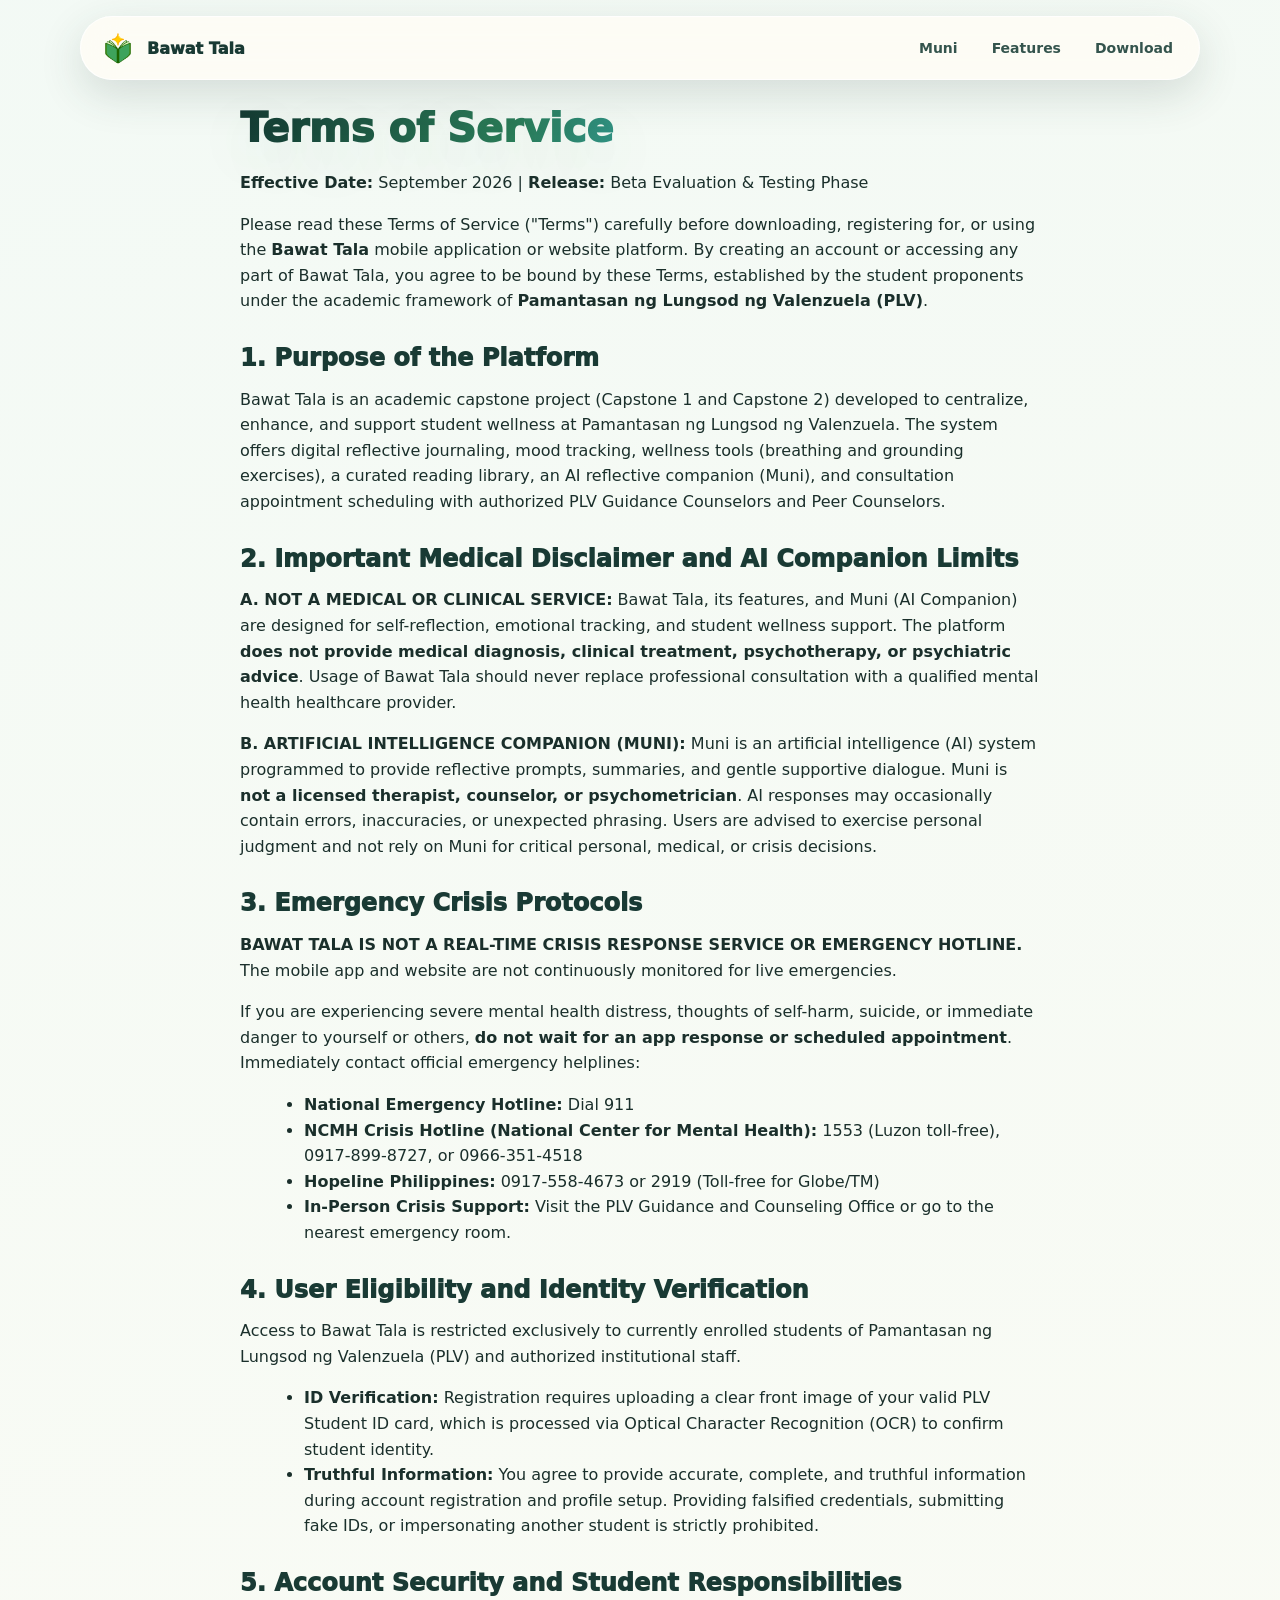
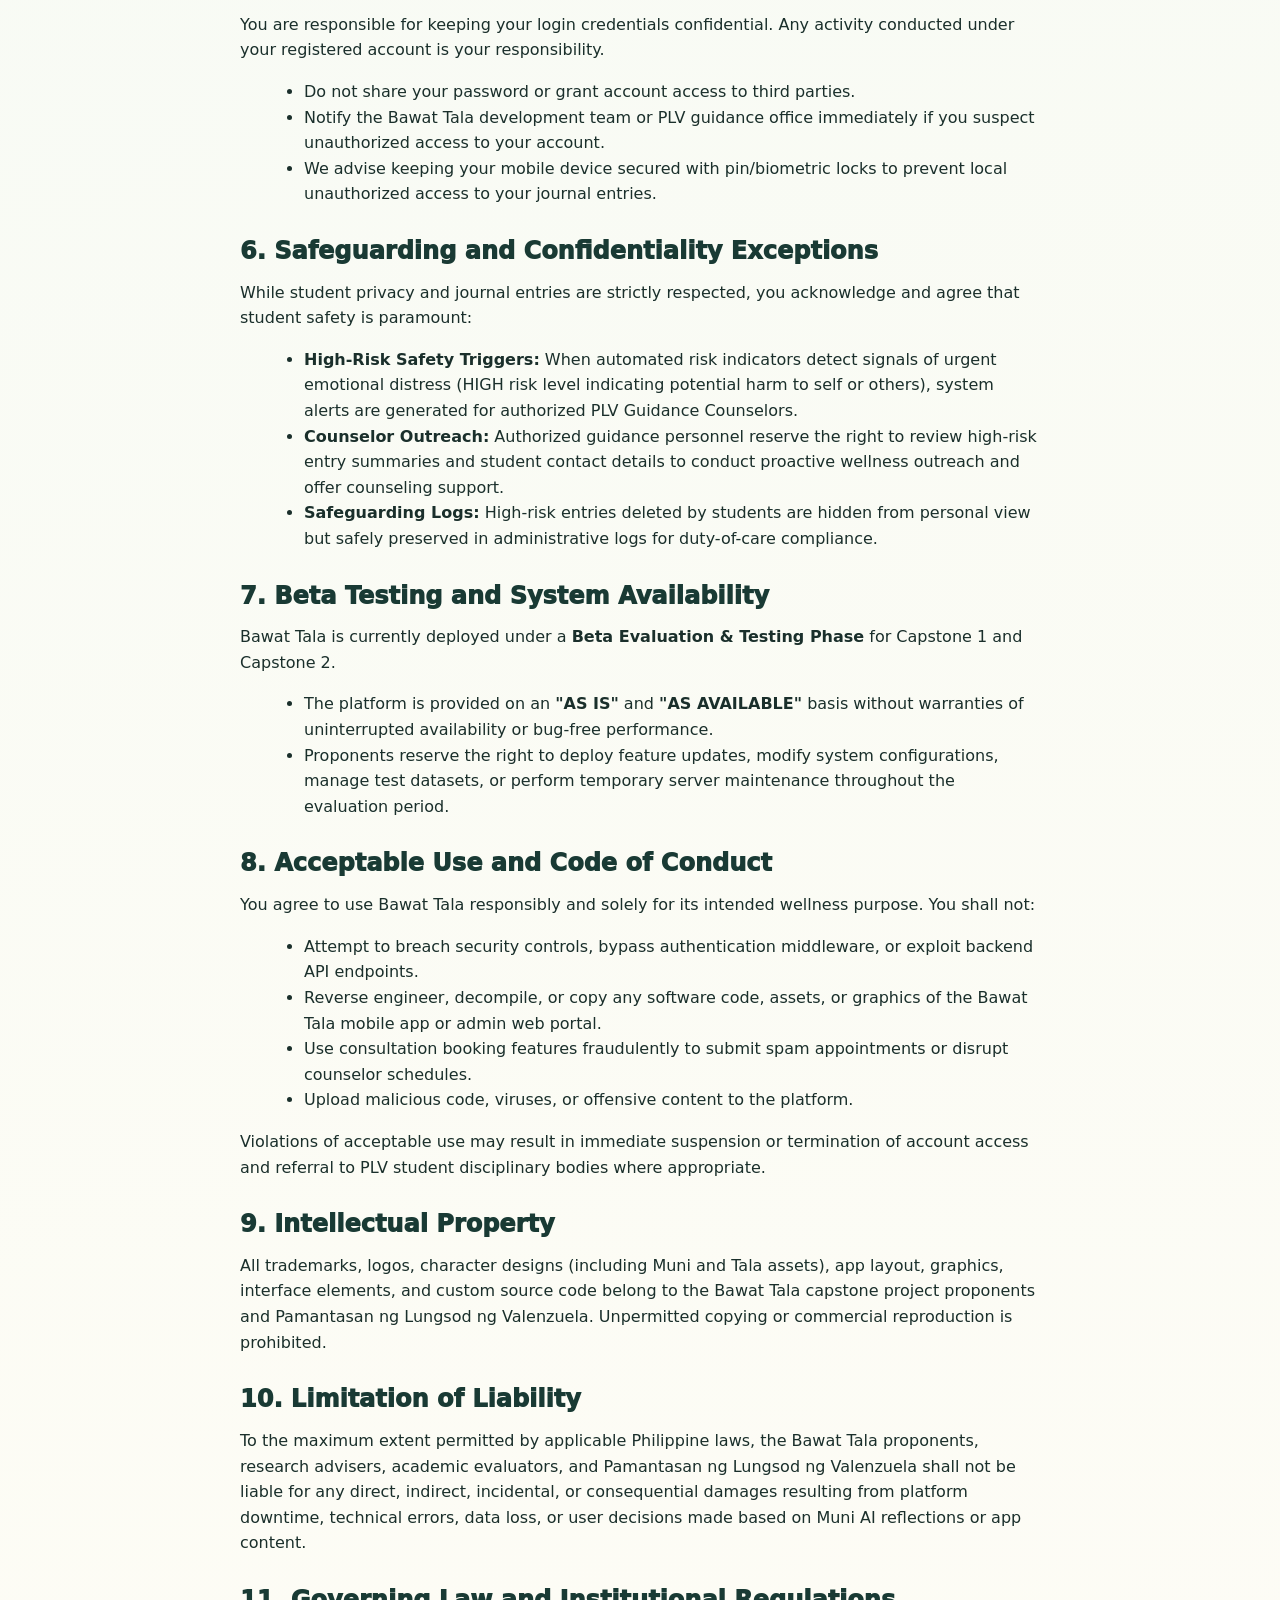
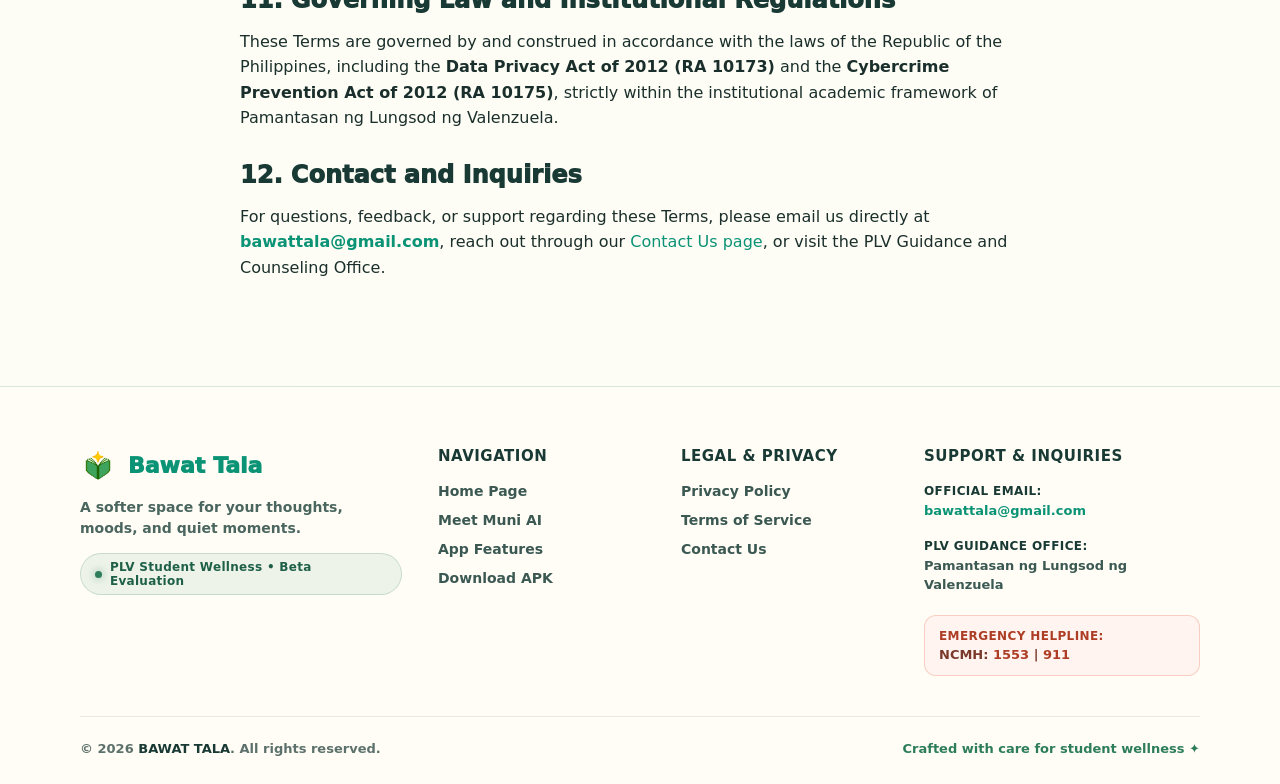
<file: terms.html>
<!doctype html>
<html lang="en">
  <head>
    <meta charset="utf-8" />
    <meta name="viewport" content="width=device-width, initial-scale=1" />
    <meta name="description" content="Terms of Service - Bawat Tala, a student wellness companion for Pamantasan ng Lungsod ng Valenzuela." />
    <title>Terms of Service | Bawat Tala</title>
    <link rel="icon" href="assets/images/BT_Logo.png" />
    <link rel="stylesheet" href="styles.css" />
  </head>
  <body>
    <header class="site-header">
      <a class="brand" href="index.html" aria-label="Bawat Tala home">
        <img src="assets/images/BT_Logo.png" alt="" />
        <span>Bawat Tala</span>
      </a>
      <button class="menu-button" type="button" aria-label="Open navigation" aria-expanded="false">
        <span></span>
        <span></span>
      </button>
      <nav class="site-nav" aria-label="Main navigation">
        <a href="index.html#muni">Muni</a>
        <a href="index.html#features">Features</a>
        <a href="index.html#download">Download</a>
      </nav>
    </header>

    <main id="top">
      <section class="page-content">
        <h1>Terms of Service</h1>
        <p><strong>Effective Date:</strong> September 2026 | <strong>Release:</strong> Beta Evaluation &amp; Testing Phase</p>
        <p>
          Please read these Terms of Service ("Terms") carefully before downloading, registering for, or using the <strong>Bawat Tala</strong> mobile application or website platform. By creating an account or accessing any part of Bawat Tala, you agree to be bound by these Terms, established by the student proponents under the academic framework of <strong>Pamantasan ng Lungsod ng Valenzuela (PLV)</strong>.
        </p>

        <h2>1. Purpose of the Platform</h2>
        <p>
          Bawat Tala is an academic capstone project (Capstone 1 and Capstone 2) developed to centralize, enhance, and support student wellness at Pamantasan ng Lungsod ng Valenzuela. The system offers digital reflective journaling, mood tracking, wellness tools (breathing and grounding exercises), a curated reading library, an AI reflective companion (Muni), and consultation appointment scheduling with authorized PLV Guidance Counselors and Peer Counselors.
        </p>

        <h2>2. Important Medical Disclaimer and AI Companion Limits</h2>
        <p>
          <strong>A. NOT A MEDICAL OR CLINICAL SERVICE:</strong> Bawat Tala, its features, and Muni (AI Companion) are designed for self-reflection, emotional tracking, and student wellness support. The platform <strong>does not provide medical diagnosis, clinical treatment, psychotherapy, or psychiatric advice</strong>. Usage of Bawat Tala should never replace professional consultation with a qualified mental health healthcare provider.
        </p>
        <p>
          <strong>B. ARTIFICIAL INTELLIGENCE COMPANION (MUNI):</strong> Muni is an artificial intelligence (AI) system programmed to provide reflective prompts, summaries, and gentle supportive dialogue. Muni is <strong>not a licensed therapist, counselor, or psychometrician</strong>. AI responses may occasionally contain errors, inaccuracies, or unexpected phrasing. Users are advised to exercise personal judgment and not rely on Muni for critical personal, medical, or crisis decisions.
        </p>

        <h2>3. Emergency Crisis Protocols</h2>
        <p>
          <strong>BAWAT TALA IS NOT A REAL-TIME CRISIS RESPONSE SERVICE OR EMERGENCY HOTLINE.</strong> The mobile app and website are not continuously monitored for live emergencies.
        </p>
        <p>
          If you are experiencing severe mental health distress, thoughts of self-harm, suicide, or immediate danger to yourself or others, <strong>do not wait for an app response or scheduled appointment</strong>. Immediately contact official emergency helplines:
        </p>
        <ul>
          <li><strong>National Emergency Hotline:</strong> Dial 911</li>
          <li><strong>NCMH Crisis Hotline (National Center for Mental Health):</strong> 1553 (Luzon toll-free), 0917-899-8727, or 0966-351-4518</li>
          <li><strong>Hopeline Philippines:</strong> 0917-558-4673 or 2919 (Toll-free for Globe/TM)</li>
          <li><strong>In-Person Crisis Support:</strong> Visit the PLV Guidance and Counseling Office or go to the nearest emergency room.</li>
        </ul>

        <h2>4. User Eligibility and Identity Verification</h2>
        <p>
          Access to Bawat Tala is restricted exclusively to currently enrolled students of Pamantasan ng Lungsod ng Valenzuela (PLV) and authorized institutional staff.
        </p>
        <ul>
          <li><strong>ID Verification:</strong> Registration requires uploading a clear front image of your valid PLV Student ID card, which is processed via Optical Character Recognition (OCR) to confirm student identity.</li>
          <li><strong>Truthful Information:</strong> You agree to provide accurate, complete, and truthful information during account registration and profile setup. Providing falsified credentials, submitting fake IDs, or impersonating another student is strictly prohibited.</li>
        </ul>

        <h2>5. Account Security and Student Responsibilities</h2>
        <p>
          You are responsible for keeping your login credentials confidential. Any activity conducted under your registered account is your responsibility.
        </p>
        <ul>
          <li>Do not share your password or grant account access to third parties.</li>
          <li>Notify the Bawat Tala development team or PLV guidance office immediately if you suspect unauthorized access to your account.</li>
          <li>We advise keeping your mobile device secured with pin/biometric locks to prevent local unauthorized access to your journal entries.</li>
        </ul>

        <h2>6. Safeguarding and Confidentiality Exceptions</h2>
        <p>
          While student privacy and journal entries are strictly respected, you acknowledge and agree that student safety is paramount:
        </p>
        <ul>
          <li>
            <strong>High-Risk Safety Triggers:</strong> When automated risk indicators detect signals of urgent emotional distress (HIGH risk level indicating potential harm to self or others), system alerts are generated for authorized PLV Guidance Counselors.
          </li>
          <li>
            <strong>Counselor Outreach:</strong> Authorized guidance personnel reserve the right to review high-risk entry summaries and student contact details to conduct proactive wellness outreach and offer counseling support.
          </li>
          <li>
            <strong>Safeguarding Logs:</strong> High-risk entries deleted by students are hidden from personal view but safely preserved in administrative logs for duty-of-care compliance.
          </li>
        </ul>

        <h2>7. Beta Testing and System Availability</h2>
        <p>
          Bawat Tala is currently deployed under a <strong>Beta Evaluation &amp; Testing Phase</strong> for Capstone 1 and Capstone 2.
        </p>
        <ul>
          <li>The platform is provided on an <strong>"AS IS"</strong> and <strong>"AS AVAILABLE"</strong> basis without warranties of uninterrupted availability or bug-free performance.</li>
          <li>Proponents reserve the right to deploy feature updates, modify system configurations, manage test datasets, or perform temporary server maintenance throughout the evaluation period.</li>
        </ul>

        <h2>8. Acceptable Use and Code of Conduct</h2>
        <p>You agree to use Bawat Tala responsibly and solely for its intended wellness purpose. You shall not:</p>
        <ul>
          <li>Attempt to breach security controls, bypass authentication middleware, or exploit backend API endpoints.</li>
          <li>Reverse engineer, decompile, or copy any software code, assets, or graphics of the Bawat Tala mobile app or admin web portal.</li>
          <li>Use consultation booking features fraudulently to submit spam appointments or disrupt counselor schedules.</li>
          <li>Upload malicious code, viruses, or offensive content to the platform.</li>
        </ul>
        <p>
          Violations of acceptable use may result in immediate suspension or termination of account access and referral to PLV student disciplinary bodies where appropriate.
        </p>

        <h2>9. Intellectual Property</h2>
        <p>
          All trademarks, logos, character designs (including Muni and Tala assets), app layout, graphics, interface elements, and custom source code belong to the Bawat Tala capstone project proponents and Pamantasan ng Lungsod ng Valenzuela. Unpermitted copying or commercial reproduction is prohibited.
        </p>

        <h2>10. Limitation of Liability</h2>
        <p>
          To the maximum extent permitted by applicable Philippine laws, the Bawat Tala proponents, research advisers, academic evaluators, and Pamantasan ng Lungsod ng Valenzuela shall not be liable for any direct, indirect, incidental, or consequential damages resulting from platform downtime, technical errors, data loss, or user decisions made based on Muni AI reflections or app content.
        </p>

        <h2>11. Governing Law and Institutional Regulations</h2>
        <p>
          These Terms are governed by and construed in accordance with the laws of the Republic of the Philippines, including the <strong>Data Privacy Act of 2012 (RA 10173)</strong> and the <strong>Cybercrime Prevention Act of 2012 (RA 10175)</strong>, strictly within the institutional academic framework of Pamantasan ng Lungsod ng Valenzuela.
        </p>

        <h2>12. Contact and Inquiries</h2>
        <p>
          For questions, feedback, or support regarding these Terms, please email us directly at <a href="mailto:bawattala@gmail.com" style="color: #0b9375; font-weight: 700;">bawattala@gmail.com</a>, reach out through our <a href="contact.html">Contact Us page</a>, or visit the PLV Guidance and Counseling Office.
        </p>
      </section>
    </main>

    <footer class="site-footer custom-pretty-footer">
      <div class="footer-container">
        <div class="footer-top-grid">
          <div class="footer-brand-col">
            <a href="index.html" class="footer-brand">
              <img src="assets/images/BT_Logo.png" alt="Bawat Tala Logo" class="footer-logo" />
              <span>Bawat Tala</span>
            </a>
            <p class="footer-tagline">A softer space for your thoughts, moods, and quiet moments.</p>
            <div class="footer-badge">
              <span class="badge-dot"></span> PLV Student Wellness • Beta Evaluation
            </div>
          </div>

          <div class="footer-col">
            <h4 class="footer-col-title">Navigation</h4>
            <ul class="footer-links-list">
              <li><a href="index.html">Home Page</a></li>
              <li><a href="index.html#muni">Meet Muni AI</a></li>
              <li><a href="index.html#features">App Features</a></li>
              <li><a href="index.html#download">Download APK</a></li>
            </ul>
          </div>

          <div class="footer-col">
            <h4 class="footer-col-title">Legal &amp; Privacy</h4>
            <ul class="footer-links-list">
              <li><a href="privacy-policy.html">Privacy Policy</a></li>
              <li><a href="terms.html">Terms of Service</a></li>
              <li><a href="contact.html">Contact Us</a></li>
            </ul>
          </div>

          <div class="footer-col footer-contact-col">
            <h4 class="footer-col-title">Support &amp; Inquiries</h4>
            <p class="footer-contact-item">
              <strong>Official Email:</strong><br />
              <a href="mailto:bawattala@gmail.com" class="footer-email-link">bawattala@gmail.com</a>
            </p>
            <p class="footer-contact-item">
              <strong>PLV Guidance Office:</strong><br />
              Pamantasan ng Lungsod ng Valenzuela
            </p>
            <div class="footer-contact-item emergency-item">
              <strong>Emergency Helpline:</strong><br />
              NCMH: <span>1553</span> | <span>911</span>
            </div>
          </div>
        </div>

        <div class="footer-bottom-bar">
          <div class="footer-copyright">
            &copy; 2026 <strong>BAWAT TALA</strong>. All rights reserved.
          </div>
          <div class="footer-heart">
            Crafted with care for student wellness ✦
          </div>
        </div>
      </div>
    </footer>
    <script src="script.js"></script>
  </body>
</html>
</file>
<file: styles.css>
:root {
  --ink: #193a34;
  --ink-soft: #31564f;
  --muted: #5c716b;
  --paper: #fffdf6;
  --mist: #f4faf5;
  --leaf: #2d7d5a;
  --leaf-dark: #1d5f47;
  --teal: #38aeb9;
  --gold: #f3c94d;
  --coral: #e98768;
  --sky: #eaf8fb;
  --lavender: #ece9ff;
  --line: rgba(25, 58, 52, 0.14);
  --shadow: 0 24px 70px rgba(31, 75, 65, 0.18);
}

* {
  box-sizing: border-box;
}

html {
  scroll-behavior: smooth;
}

body {
  margin: 0;
  background:
    linear-gradient(180deg, rgba(244, 250, 245, 0.92), rgba(255, 253, 246, 0.96)),
    linear-gradient(135deg, rgba(56, 174, 185, 0.12), rgba(243, 201, 77, 0.16) 58%, rgba(233, 135, 104, 0.12));
  color: var(--ink);
  font-family:
    Inter, ui-sans-serif, system-ui, -apple-system, BlinkMacSystemFont, "Segoe UI", sans-serif;
}

body::selection {
  background: rgba(243, 201, 77, 0.42);
}

img {
  display: block;
  max-width: 100%;
}

a {
  color: inherit;
  text-decoration: none;
}

.site-header {
  position: fixed;
  z-index: 20;
  top: 16px;
  left: 50%;
  width: min(calc(100% - 32px), 1120px);
  min-height: 64px;
  transform: translateX(-50%);
  display: flex;
  align-items: center;
  justify-content: space-between;
  gap: 20px;
  padding: 10px 12px 10px 18px;
  border: 1px solid rgba(255, 255, 255, 0.72);
  border-radius: 999px;
  background: rgba(255, 253, 246, 0.82);
  box-shadow: 0 14px 44px rgba(42, 70, 64, 0.16);
  backdrop-filter: blur(18px);
  transition:
    background 220ms ease,
    box-shadow 220ms ease,
    top 220ms ease;
}

.site-header.is-scrolled {
  top: 10px;
  background: rgba(255, 255, 255, 0.9);
  box-shadow: 0 12px 34px rgba(42, 70, 64, 0.12);
}

.brand {
  display: inline-flex;
  align-items: center;
  gap: 10px;
  font-weight: 950;
}

.brand img {
  width: 38px;
  height: 38px;
  object-fit: contain;
  animation: logoFloat 4.8s ease-in-out infinite;
}

.site-nav {
  display: flex;
  align-items: center;
  gap: 6px;
}

.site-nav a {
  position: relative;
  border-radius: 999px;
  padding: 10px 14px;
  color: #34544d;
  font-size: 14px;
  font-weight: 850;
  transition:
    background 180ms ease,
    color 180ms ease;
}

.site-nav a::after {
  content: "";
  position: absolute;
  left: 14px;
  right: 14px;
  bottom: 6px;
  height: 2px;
  border-radius: 999px;
  background: var(--coral);
  transform: scaleX(0);
  transform-origin: center;
  transition: transform 180ms ease;
}

.site-nav a:hover,
.site-nav a.is-active {
  background: rgba(45, 125, 90, 0.1);
  color: var(--leaf-dark);
}

.site-nav a:hover::after,
.site-nav a.is-active::after {
  transform: scaleX(1);
}

.menu-button {
  display: none;
  width: 42px;
  height: 42px;
  border: 1px solid var(--line);
  border-radius: 999px;
  background: #ffffff;
  cursor: pointer;
}

.menu-button span {
  display: block;
  width: 18px;
  height: 2px;
  margin: 5px auto;
  border-radius: 999px;
  background: var(--ink);
  transition:
    transform 180ms ease,
    opacity 180ms ease;
}

.site-header.nav-open .menu-button span:first-child {
  transform: translateY(3.5px) rotate(45deg);
}

.site-header.nav-open .menu-button span:last-child {
  transform: translateY(-3.5px) rotate(-45deg);
}

.hero-section {
  position: relative;
  min-height: 96vh;
  overflow: hidden;
  display: grid;
  grid-template-columns: minmax(0, 1fr) minmax(300px, 430px);
  align-items: center;
  gap: clamp(28px, 5vw, 76px);
  padding: 126px max(24px, calc((100vw - 1120px) / 2)) 76px;
}

.hero-background {
  position: absolute;
  inset: 0;
}

.hero-scene {
  width: 100%;
  height: 100%;
  object-fit: cover;
  transform: scale(1.03);
  animation: sceneBreath 18s ease-in-out infinite alternate;
}

.hero-scrim {
  position: absolute;
  inset: 0;
  background:
    linear-gradient(90deg, rgba(248, 255, 248, 0.96), rgba(248, 255, 248, 0.78) 44%, rgba(248, 255, 248, 0.2)),
    linear-gradient(0deg, rgba(244, 250, 245, 1), rgba(244, 250, 245, 0) 34%);
}

.hero-stars {
  position: absolute;
  inset: 0;
  pointer-events: none;
}

.float-star {
  position: absolute;
  width: 58px;
  opacity: 0.72;
  filter: drop-shadow(0 12px 18px rgba(77, 106, 93, 0.22));
  animation: starDrift 7s ease-in-out infinite;
}

.star-one {
  top: 18%;
  left: 53%;
}

.star-two {
  top: 34%;
  right: 7%;
  width: 42px;
  animation-delay: -2s;
}

.star-three {
  bottom: 20%;
  left: 43%;
  width: 34px;
  animation-delay: -3.8s;
}

.shooting-star {
  position: absolute;
  top: 21%;
  left: 68%;
  width: 128px;
  height: 2px;
  border-radius: 999px;
  background: linear-gradient(90deg, rgba(255, 255, 255, 0), rgba(243, 201, 77, 0.92), rgba(255, 255, 255, 0));
  transform: rotate(-22deg);
  animation: shoot 5.5s ease-in-out infinite;
}

.hero-tide {
  position: absolute;
  left: -10%;
  right: -10%;
  bottom: -34px;
  height: 138px;
  overflow: hidden;
  pointer-events: none;
}

.hero-tide span {
  position: absolute;
  left: -12%;
  width: 124%;
  height: 76px;
  border-radius: 50%;
  background: linear-gradient(90deg, rgba(84, 188, 196, 0.18), rgba(255, 255, 255, 0.74), rgba(243, 201, 77, 0.18));
  border: 1px solid rgba(255, 255, 255, 0.62);
  animation: tideMove 7s ease-in-out infinite alternate;
}

.hero-tide span:nth-child(1) {
  bottom: 22px;
}

.hero-tide span:nth-child(2) {
  bottom: 0;
  animation-delay: -2s;
  opacity: 0.72;
}

.hero-tide span:nth-child(3) {
  bottom: -20px;
  animation-delay: -3.5s;
  opacity: 0.5;
}

.hero-content,
.hero-device {
  position: relative;
  z-index: 1;
}

.eyebrow {
  margin: 0 0 12px;
  color: var(--leaf-dark);
  font-size: 12px;
  font-weight: 950;
  letter-spacing: 0;
  text-transform: uppercase;
}

h1,
h2,
h3,
p {
  overflow-wrap: anywhere;
}

h1 {
  max-width: 760px;
  margin: 0;
  color: var(--ink);
  font-size: 112px;
  line-height: 0.9;
  font-weight: 950;
  letter-spacing: 0;
  background: linear-gradient(105deg, #163b34 0%, #2d7d5a 36%, #38aeb9 68%, #d47c5c 100%);
  background-clip: text;
  -webkit-background-clip: text;
  -webkit-text-fill-color: transparent;
  text-shadow: 0 18px 55px rgba(45, 125, 90, 0.14);
}

h2 {
  margin: 0;
  color: var(--ink);
  font-size: 58px;
  line-height: 1.03;
  font-weight: 950;
  letter-spacing: 0;
}

h3 {
  margin: 0;
  color: var(--ink);
  font-size: 22px;
  line-height: 1.15;
  letter-spacing: 0;
}

.hero-copy {
  max-width: 620px;
  margin: 24px 0 0;
  color: #415d58;
  font-size: 22px;
  line-height: 1.5;
  font-weight: 650;
}

.hero-badges {
  display: flex;
  flex-wrap: wrap;
  gap: 10px;
  margin-top: 22px;
}

.hero-badges span {
  min-height: 38px;
  display: inline-flex;
  align-items: center;
  border: 1px solid rgba(45, 125, 90, 0.18);
  border-radius: 999px;
  padding: 0 14px;
  background: rgba(255, 255, 255, 0.72);
  color: #285e4e;
  font-size: 13px;
  font-weight: 900;
  box-shadow: 0 10px 24px rgba(45, 125, 90, 0.08);
}

.hero-actions {
  display: flex;
  flex-wrap: wrap;
  gap: 12px;
  margin-top: 32px;
}

.button {
  display: inline-flex;
  align-items: center;
  justify-content: center;
  min-height: 52px;
  border-radius: 999px;
  padding: 0 22px;
  border: 1px solid transparent;
  font-weight: 950;
  transition:
    transform 180ms ease,
    box-shadow 180ms ease,
    background 180ms ease;
}

.button:hover {
  transform: translateY(-2px);
}

.button.primary {
  background: linear-gradient(135deg, var(--leaf), #259f87);
  color: #ffffff;
  box-shadow: 0 14px 34px rgba(45, 125, 90, 0.28);
}

.button.primary:hover {
  box-shadow: 0 18px 40px rgba(45, 125, 90, 0.36);
}

.button.secondary,
.button.quiet {
  background: rgba(255, 255, 255, 0.78);
  border-color: rgba(33, 58, 53, 0.16);
  color: var(--ink);
}

.hero-device {
  perspective: 1100px;
}

.device-floater {
  position: absolute;
  z-index: 3;
  pointer-events: none;
  filter: drop-shadow(0 18px 22px rgba(35, 70, 62, 0.18));
}

.bottle-floater {
  width: 76px;
  left: -18px;
  top: 26%;
  transform: rotate(-14deg);
  animation: bottleBob 4.5s ease-in-out infinite;
}

.tala-floater {
  width: 68px;
  right: -8px;
  bottom: 12%;
  animation: starSpinFloat 5.8s ease-in-out infinite;
}

.phone-shell {
  width: min(100%, 362px);
  margin-left: auto;
  border: 10px solid #17332f;
  border-radius: 42px;
  background: #17332f;
  box-shadow:
    var(--shadow),
    inset 0 0 0 1px rgba(255, 255, 255, 0.08);
  transform: rotateY(-10deg) rotateX(2deg);
  transform-style: preserve-3d;
  animation: phoneFloat 5.2s ease-in-out infinite;
  transition: transform 260ms ease;
}

.phone-shell:hover {
  transform: rotateY(-5deg) rotateX(1deg) translateY(-6px);
}

.phone-top {
  width: 92px;
  height: 20px;
  margin: 0 auto -2px;
  border-radius: 0 0 18px 18px;
  background: #17332f;
}

.phone-screen {
  aspect-ratio: 511 / 912;
  overflow: hidden;
  border-radius: 30px;
  background: #fbfbf6;
}

.phone-home {
  width: 100%;
  height: 100%;
  object-fit: cover;
}

.story-band,
.feature-section,
.muni-section,
.community-section,
.download-section {
  padding: 92px max(24px, calc((100vw - 1120px) / 2));
}

.story-band {
  display: grid;
  grid-template-columns: 1fr 0.95fr;
  gap: clamp(24px, 6vw, 80px);
  align-items: end;
  background:
    linear-gradient(90deg, rgba(255, 253, 246, 0.98), rgba(234, 248, 251, 0.88)),
    var(--paper);
  border-top: 1px solid rgba(255, 255, 255, 0.72);
}

.story-stack {
  display: grid;
  gap: 24px;
}

.story-band p:last-child,
.muni-copy p,
.download-copy p {
  margin: 0;
  color: var(--muted);
  font-size: 19px;
  line-height: 1.65;
  font-weight: 620;
}

.story-stats {
  display: grid;
  grid-template-columns: repeat(3, 1fr);
  gap: 10px;
}

.story-stats span {
  min-height: 82px;
  display: grid;
  align-content: center;
  gap: 4px;
  border: 1px solid var(--line);
  border-radius: 8px;
  padding: 12px;
  background: rgba(255, 255, 255, 0.62);
  color: #415d58;
  font-size: 13px;
  font-weight: 850;
}

.story-stats strong {
  color: var(--coral);
  font-size: 24px;
}

.section-heading {
  max-width: 760px;
  margin-bottom: 34px;
}

.feature-section {
  background:
    linear-gradient(180deg, rgba(244, 250, 245, 0.84), rgba(255, 253, 246, 0.94)),
    linear-gradient(120deg, rgba(45, 125, 90, 0.07), rgba(56, 174, 185, 0.09), rgba(233, 135, 104, 0.07));
}

.feature-grid {
  display: grid;
  grid-template-columns: repeat(3, 1fr);
  gap: 16px;
}

.feature-card {
  --tilt-x: 0deg;
  --tilt-y: 0deg;
  position: relative;
  min-height: 330px;
  overflow: hidden;
  padding: 24px;
  border: 1px solid var(--line);
  border-radius: 8px;
  background: #ffffff;
  box-shadow: 0 12px 34px rgba(34, 65, 58, 0.08);
  transform: perspective(900px) rotateX(var(--tilt-y)) rotateY(var(--tilt-x));
  transform-style: preserve-3d;
  transition:
    transform 180ms ease,
    box-shadow 180ms ease,
    border-color 180ms ease;
}

.feature-card::before {
  content: "";
  position: absolute;
  top: 0;
  left: 0;
  width: 100%;
  height: 4px;
  background: linear-gradient(90deg, var(--leaf), var(--teal), var(--gold), var(--coral));
  transform: scaleX(0);
  transform-origin: left;
  transition: transform 260ms ease;
}

.feature-card:hover {
  border-color: rgba(45, 125, 90, 0.26);
  box-shadow: 0 24px 52px rgba(34, 65, 58, 0.16);
}

.feature-card:hover::before {
  transform: scaleX(1);
}

.feature-card:nth-child(2) {
  background: #f3fbff;
}

.feature-card:nth-child(3) {
  background: #fff8e2;
}

.feature-card:nth-child(4) {
  background: #fff1ea;
}

.feature-number {
  position: absolute;
  right: 18px;
  top: 18px;
  color: rgba(25, 58, 52, 0.22);
  font-size: 28px;
  font-weight: 950;
}

.feature-media {
  width: 104px;
  height: 104px;
  display: grid;
  place-items: center;
  margin-bottom: 30px;
  border-radius: 8px;
  background: rgba(255, 255, 255, 0.62);
  border: 1px solid rgba(255, 255, 255, 0.8);
  transform: translateZ(24px);
}

.feature-media img {
  width: 82px;
  height: 82px;
  object-fit: contain;
  animation: iconHover 4.2s ease-in-out infinite;
}

.feature-card:nth-child(2) .feature-media img {
  animation-delay: -1s;
}

.feature-card:nth-child(3) .feature-media img {
  animation-delay: -2s;
}

.feature-card:nth-child(4) .feature-media img {
  animation-delay: -3s;
}

.feature-card p {
  margin: 14px 0 0;
  color: var(--muted);
  line-height: 1.55;
  font-weight: 620;
}

.muni-section {
  display: grid;
  grid-template-columns: minmax(280px, 0.82fr) 1fr;
  gap: clamp(28px, 6vw, 76px);
  align-items: center;
  overflow: hidden;
  background:
    linear-gradient(135deg, #e9f8f3 0%, #eff9ff 52%, #fff5ea 100%);
}

.muni-art {
  position: relative;
  min-height: 470px;
  display: grid;
  place-items: end center;
  overflow: hidden;
  border: 1px solid rgba(25, 58, 52, 0.12);
  border-radius: 8px;
  background:
    linear-gradient(180deg, rgba(255, 255, 255, 0.62), rgba(255, 255, 255, 0.12) 42%, rgba(85, 185, 189, 0.2)),
    linear-gradient(125deg, rgba(255, 255, 255, 0.8), rgba(243, 201, 77, 0.2));
}

.muni-art::before,
.muni-art::after {
  content: "";
  position: absolute;
  left: -14%;
  width: 128%;
  height: 86px;
  border-radius: 50%;
  background: rgba(56, 174, 185, 0.16);
}

.muni-art::before {
  bottom: 28px;
  animation: tideMove 6s ease-in-out infinite alternate;
}

.muni-art::after {
  bottom: -12px;
  background: rgba(45, 125, 90, 0.12);
  animation: tideMove 7.5s ease-in-out infinite alternate-reverse;
}

.muni-character {
  position: relative;
  z-index: 2;
  width: min(76%, 286px);
  margin-bottom: 96px;
  filter: drop-shadow(0 24px 28px rgba(35, 70, 62, 0.18));
  animation: muniFloat 4.8s ease-in-out infinite;
}

.muni-island {
  position: absolute;
  z-index: 1;
  bottom: 14px;
  width: min(90%, 390px);
  filter: drop-shadow(0 18px 24px rgba(35, 70, 62, 0.18));
}

.muni-message {
  position: absolute;
  z-index: 3;
  max-width: 158px;
  min-height: 42px;
  display: grid;
  place-items: center;
  border: 1px solid rgba(25, 58, 52, 0.12);
  border-radius: 999px;
  padding: 0 14px;
  background: rgba(255, 255, 255, 0.82);
  color: #31564f;
  font-size: 13px;
  font-weight: 900;
  box-shadow: 0 12px 28px rgba(35, 70, 62, 0.1);
  animation: messageFloat 4.6s ease-in-out infinite;
}

.message-one {
  top: 86px;
  left: 28px;
}

.message-two {
  top: 164px;
  right: 22px;
  animation-delay: -1.8s;
}

.check-list {
  display: grid;
  gap: 12px;
  margin: 26px 0 0;
  padding: 0;
  list-style: none;
}

.check-list li {
  min-height: 46px;
  display: flex;
  align-items: center;
  gap: 12px;
  color: #314f49;
  font-weight: 850;
}

.check-list li::before {
  content: "";
  width: 14px;
  height: 14px;
  flex: 0 0 auto;
  border-radius: 50%;
  background: var(--coral);
  box-shadow: 0 0 0 7px rgba(233, 135, 104, 0.14);
}

.community-section {
  background:
    linear-gradient(180deg, rgba(255, 253, 246, 0.98), rgba(244, 250, 245, 0.94)),
    var(--paper);
}

.community-layout {
  display: grid;
  grid-template-columns: 0.9fr 1.1fr;
  gap: 18px;
}

.quote-panel {
  position: relative;
  min-height: 380px;
  overflow: hidden;
  display: grid;
  align-content: center;
  justify-items: center;
  padding: 36px;
  border-radius: 8px;
  background:
    linear-gradient(180deg, rgba(255, 255, 255, 0.72), rgba(255, 255, 255, 0.94)),
    url("assets/images/Hill.png") center / cover;
  border: 1px solid var(--line);
  text-align: center;
}

.quote-panel::before {
  content: "";
  position: absolute;
  left: -20%;
  right: -20%;
  bottom: 24px;
  height: 72px;
  border-radius: 50%;
  border: 1px solid rgba(56, 174, 185, 0.22);
  background: rgba(56, 174, 185, 0.1);
  animation: tideMove 6.8s ease-in-out infinite alternate;
}

.quote-panel img {
  position: relative;
  z-index: 1;
  width: 106px;
  margin-bottom: 14px;
  animation: bottleBob 4.5s ease-in-out infinite;
}

.quote-panel span {
  position: relative;
  z-index: 1;
  margin-bottom: 14px;
  color: var(--leaf-dark);
  font-size: 12px;
  font-weight: 950;
  text-transform: uppercase;
}

.quote-panel p {
  position: relative;
  z-index: 1;
  margin: 0;
  color: #2d4c46;
  font-size: 34px;
  line-height: 1.18;
  font-weight: 950;
}

.fan-grid {
  display: grid;
  grid-template-columns: repeat(2, 1fr);
  gap: 14px;
}

.fan-tile {
  position: relative;
  min-height: 178px;
  overflow: hidden;
  display: flex;
  flex-direction: column;
  justify-content: flex-end;
  gap: 10px;
  padding: 22px;
  border-radius: 8px;
  border: 1px solid var(--line);
  background: #ffffff;
  transition:
    transform 180ms ease,
    box-shadow 180ms ease;
}

.fan-tile:hover {
  transform: translateY(-5px);
  box-shadow: 0 20px 42px rgba(34, 65, 58, 0.12);
}

.fan-tile:nth-child(2) {
  background: #eef9fb;
}

.fan-tile:nth-child(3) {
  background: #fff6ea;
}

.fan-tile:nth-child(4) {
  background: #edf7e8;
}

.fan-tile img {
  position: absolute;
  top: 14px;
  right: 14px;
  width: 74px;
  height: 74px;
  object-fit: contain;
  opacity: 0.82;
  filter: drop-shadow(0 10px 14px rgba(35, 70, 62, 0.12));
  transition: transform 180ms ease;
}

.fan-tile:hover img {
  transform: rotate(6deg) scale(1.06);
}

.fan-tile strong {
  position: relative;
  z-index: 1;
  font-size: 22px;
  line-height: 1.1;
}

.fan-tile span {
  position: relative;
  z-index: 1;
  max-width: 210px;
  color: var(--muted);
  line-height: 1.45;
  font-weight: 650;
}

.download-section {
  display: grid;
  grid-template-columns: 1fr minmax(280px, 390px);
  gap: clamp(24px, 6vw, 72px);
  align-items: center;
  overflow: hidden;
  background:
    linear-gradient(135deg, #dff5ed, #eff9ff 42%, #fff6da 72%, #ffece2),
    var(--paper);
}

.release-steps {
  display: flex;
  flex-wrap: wrap;
  gap: 10px;
  margin-top: 24px;
}

.release-steps span {
  min-height: 38px;
  display: inline-flex;
  align-items: center;
  border: 1px solid rgba(25, 58, 52, 0.12);
  border-radius: 999px;
  padding: 0 13px;
  background: rgba(255, 255, 255, 0.64);
  color: #31564f;
  font-size: 13px;
  font-weight: 900;
}

.download-panel {
  position: relative;
  overflow: hidden;
  padding: 30px;
  border-radius: 8px;
  border: 1px solid rgba(255, 255, 255, 0.72);
  background: rgba(255, 255, 255, 0.78);
  box-shadow: var(--shadow);
}

.download-panel::before {
  content: "";
  position: absolute;
  left: -30%;
  top: 0;
  width: 42%;
  height: 100%;
  background: linear-gradient(90deg, rgba(255, 255, 255, 0), rgba(255, 255, 255, 0.72), rgba(255, 255, 255, 0));
  transform: skewX(-18deg);
  animation: panelSweep 4.8s ease-in-out infinite;
}

.download-badge {
  position: relative;
  z-index: 1;
  display: table;
  margin: 0 auto 12px;
  border-radius: 999px;
  padding: 7px 12px;
  background: #17332f;
  color: #ffffff;
  font-size: 12px;
  font-weight: 950;
}

.download-panel img {
  position: relative;
  z-index: 1;
  width: 180px;
  margin: 0 auto 22px;
  animation: logoFloat 5s ease-in-out infinite;
}

.download-panel .button {
  position: relative;
  z-index: 1;
  width: 100%;
  margin-top: 10px;
}

.download-note {
  position: relative;
  z-index: 1;
  margin: 18px 0 0;
  color: #61736f;
  font-size: 13px;
  line-height: 1.5;
  text-align: center;
  font-weight: 650;
}

.site-footer {
  display: flex;
  justify-content: space-between;
  gap: 18px;
  padding: 28px max(24px, calc((100vw - 1120px) / 2));
  color: #506864;
  background: #ffffff;
  font-weight: 850;
}

/* Secondary pages use the same quiet paper palette as the site chrome. */
.site-footer:not(.faq-footer) {
  border-top: 1px solid rgba(25, 58, 52, 0.1);
  background: var(--paper) !important;
  color: var(--ink-soft);
}

.site-footer:not(.faq-footer) .footer-links a:hover {
  color: var(--leaf-dark);
}

.journal-cover-preview {
  position: relative;
  width: min(100%, 300px);
  aspect-ratio: 0.78;
  display: flex;
  flex-direction: column;
  justify-content: space-between;
  padding: 34px 28px 30px;
  overflow: hidden;
  border: 1px solid rgba(45, 125, 90, 0.16);
  border-radius: 8px 18px 18px 8px;
  background:
    radial-gradient(circle at 74% 18%, rgba(243, 201, 77, 0.4), transparent 23%),
    linear-gradient(145deg, #e7f4df, #fdfaf0 62%, #f5d9bf);
  box-shadow: 0 24px 42px rgba(31, 75, 65, 0.18);
  color: var(--ink);
  transform: rotate(-2deg);
}

.journal-cover-preview::before {
  content: "";
  position: absolute;
  inset: 14px;
  border: 1px solid rgba(45, 125, 90, 0.22);
  border-radius: 5px 12px 12px 5px;
  pointer-events: none;
}

.journal-cover-kicker,
.journal-cover-title,
.journal-cover-line,
.journal-cover-star {
  position: relative;
  z-index: 1;
}

.journal-cover-kicker {
  color: var(--leaf-dark);
  font-size: 11px;
  font-weight: 900;
  letter-spacing: 0.2em;
}

.journal-cover-title {
  font-family: Georgia, serif;
  font-size: clamp(32px, 5vw, 48px);
  line-height: 0.95;
  color: #31594d;
}

.journal-cover-line {
  align-self: flex-start;
  padding: 8px 12px;
  border-top: 1px solid rgba(25, 58, 52, 0.26);
  color: var(--muted);
  font-size: 12px;
  font-weight: 750;
}

.journal-cover-star {
  position: absolute;
  right: 28px;
  bottom: 24px;
  color: var(--coral);
  font-size: 30px;
}

html.js .reveal {
  opacity: 0;
  translate: 0 24px;
  transition:
    opacity 680ms ease,
    translate 680ms ease;
}

html.js .reveal.is-visible {
  opacity: 1;
  translate: 0 0;
}

.feature-card.reveal:nth-child(2),
.fan-tile.reveal:nth-child(2) {
  transition-delay: 80ms;
}

.feature-card.reveal:nth-child(3),
.fan-tile.reveal:nth-child(3) {
  transition-delay: 160ms;
}

.feature-card.reveal:nth-child(4),
.fan-tile.reveal:nth-child(4) {
  transition-delay: 240ms;
}

@keyframes sceneBreath {
  from {
    transform: scale(1.03) translateX(0);
  }

  to {
    transform: scale(1.08) translateX(-1.2%);
  }
}

@keyframes logoFloat {
  0%,
  100% {
    transform: translateY(0) rotate(0deg);
  }

  50% {
    transform: translateY(-5px) rotate(3deg);
  }
}

@keyframes starDrift {
  0%,
  100% {
    transform: translate3d(0, 0, 0) rotate(0deg);
  }

  50% {
    transform: translate3d(10px, -14px, 0) rotate(12deg);
  }
}

@keyframes shoot {
  0%,
  68% {
    opacity: 0;
    translate: 0 0;
  }

  76% {
    opacity: 1;
  }

  100% {
    opacity: 0;
    translate: -220px 90px;
  }
}

@keyframes tideMove {
  from {
    transform: translateX(-18px);
  }

  to {
    transform: translateX(18px);
  }
}

@keyframes phoneFloat {
  0%,
  100% {
    translate: 0 0;
  }

  50% {
    translate: 0 -10px;
  }
}

@keyframes bottleBob {
  0%,
  100% {
    translate: 0 0;
  }

  50% {
    translate: 0 -12px;
  }
}

@keyframes starSpinFloat {
  0%,
  100% {
    transform: rotate(0deg) translateY(0);
  }

  50% {
    transform: rotate(12deg) translateY(-12px);
  }
}

@keyframes iconHover {
  0%,
  100% {
    transform: translateY(0) rotate(0deg);
  }

  50% {
    transform: translateY(-6px) rotate(3deg);
  }
}

@keyframes muniFloat {
  0%,
  100% {
    transform: translateY(0);
  }

  50% {
    transform: translateY(-10px);
  }
}

@keyframes messageFloat {
  0%,
  100% {
    transform: translateY(0);
  }

  50% {
    transform: translateY(-8px);
  }
}

@keyframes panelSweep {
  0%,
  44% {
    transform: translateX(0) skewX(-18deg);
  }

  100% {
    transform: translateX(360%) skewX(-18deg);
  }
}

@media (max-width: 1040px) {
  h1 {
    font-size: 88px;
  }

  h2 {
    font-size: 48px;
  }

  .feature-grid {
    grid-template-columns: repeat(2, 1fr);
  }
}

@media (max-width: 900px) {
  .menu-button {
    display: block;
  }

  .site-nav {
    position: absolute;
    top: calc(100% + 10px);
    right: 0;
    width: min(260px, calc(100vw - 32px));
    display: none;
    flex-direction: column;
    align-items: stretch;
    padding: 10px;
    border-radius: 8px;
    border: 1px solid var(--line);
    background: rgba(255, 253, 246, 0.96);
    box-shadow: 0 18px 45px rgba(42, 70, 64, 0.16);
  }

  .site-header.nav-open .site-nav {
    display: flex;
  }

  .hero-section,
  .story-band,
  .muni-section,
  .community-layout,
  .download-section {
    grid-template-columns: 1fr;
  }

  .hero-section {
    min-height: auto;
    padding-top: 114px;
  }

  .hero-device {
    justify-self: center;
    width: min(100%, 380px);
  }

  .phone-shell {
    margin: 0;
    transform: none;
  }

  .phone-shell:hover {
    transform: translateY(-6px);
  }

  .story-stats {
    max-width: 560px;
  }
}

@media (max-width: 620px) {
  .site-header {
    top: 10px;
    width: calc(100% - 20px);
    min-height: 58px;
    padding-left: 14px;
  }

  .brand img {
    width: 32px;
    height: 32px;
  }

  .hero-section {
    padding: 104px 18px 58px;
  }

  .hero-scrim {
    background:
      linear-gradient(180deg, rgba(248, 255, 248, 0.96), rgba(248, 255, 248, 0.72)),
      linear-gradient(0deg, rgba(244, 250, 245, 1), rgba(244, 250, 245, 0) 36%);
  }

  .float-star,
  .shooting-star {
    opacity: 0.34;
  }

  h1 {
    font-size: 62px;
  }

  h2 {
    font-size: 38px;
  }

  h3 {
    font-size: 21px;
  }

  .hero-copy {
    font-size: 18px;
  }

  .hero-actions,
  .site-footer {
    flex-direction: column;
  }

  .button {
    width: 100%;
  }

  .phone-screen {
    min-height: 520px;
  }

  .story-band,
  .feature-section,
  .muni-section,
  .community-section,
  .download-section {
    padding: 62px 18px;
  }

  .feature-grid,
  .fan-grid,
  .story-stats {
    grid-template-columns: 1fr;
  }

  .feature-card {
    min-height: 260px;
  }

  .muni-art {
    min-height: 360px;
  }

  .muni-message {
    max-width: 132px;
    font-size: 12px;
  }

  .message-one {
    left: 14px;
  }

  .message-two {
    right: 12px;
  }

  .quote-panel {
    min-height: 310px;
    padding: 26px;
  }

  .quote-panel p {
    font-size: 26px;
  }
}

@media (prefers-reduced-motion: reduce) {
  *,
  *::before,
  *::after {
    scroll-behavior: auto !important;
    animation-duration: 1ms !important;
    animation-iteration-count: 1 !important;
    transition-duration: 1ms !important;
  }

  html.js .reveal {
    opacity: 1;
    translate: 0 0;
  }
}

/* Footer Links added */
.footer-left {
  display: flex;
  flex-direction: column;
  gap: 4px;
}

.footer-links {
  display: flex;
  gap: 16px;
  align-items: center;
}

.footer-links a {
  color: #506864;
  text-decoration: none;
  font-weight: 600;
  transition: color 0.2s ease;
}

.footer-links a:hover {
  color: #0b9375;
  text-decoration: underline;
}

@media (max-width: 600px) {
  .site-footer {
    flex-direction: column;
    align-items: center;
    text-align: center;
    gap: 24px;
  }
  
  .footer-links {
    flex-direction: column;
    gap: 12px;
  }
}

/* Page content for static pages */
.page-content {
  padding: 120px max(24px, calc((100vw - 800px) / 2)) 80px;
  color: #1a2f2b;
  line-height: 1.6;
  min-height: calc(100vh - 200px);
}
.page-content h1 {
  font-size: 2.5rem;
  margin-bottom: 24px;
  color: #0b9375;
}
.page-content h2 {
  font-size: 1.5rem;
  margin: 32px 0 16px;
}
.page-content p {
  margin-bottom: 16px;
}
.page-content ul {
  margin-left: 24px;
  margin-bottom: 16px;
}
.page-content a {
  color: #0b9375;
}



/* Showcase Section */
.showcase-section {
  padding: 80px max(24px, calc((100vw - 1120px) / 2));
  display: flex;
  flex-direction: column;
  gap: 80px;
}

.showcase-row {
  display: flex;
  align-items: center;
  gap: 60px;
}

.showcase-row.reverse {
  flex-direction: row-reverse;
}

.showcase-visual {
  flex: 1;
  position: relative;
  display: flex;
  justify-content: center;
  align-items: center;
}

.showcase-visual > img { max-width: 100%; border-radius: 24px; box-shadow: 0 12px 36px rgba(11, 147, 117, 0.15); transition: transform 0.4s ease; }
.showcase-visual .phone-shell img { max-width: 100%; border-radius: 0; box-shadow: none; transition: none; }

.showcase-visual:hover img {
  transform: translateY(-8px);
}

.showcase-copy {
  flex: 1;
}

.showcase-copy h3 {
  font-size: 32px;
  color: #0b9375;
  margin-bottom: 16px;
}

.showcase-copy p {
  font-size: 18px;
  line-height: 1.6;
  color: #1a2f2b;
  margin-bottom: 24px;
}

.showcase-tag {
  display: inline-block;
  padding: 6px 14px;
  background: #e8f5f1;
  color: #0b9375;
  border-radius: 20px;
  font-size: 14px;
  font-weight: bold;
  margin-right: 8px;
  margin-bottom: 8px;
}

@media (max-width: 900px) {
  .showcase-row, .showcase-row.reverse {
    flex-direction: column;
    gap: 32px;
  }
}

/* Enhanced Feature Cards */
.feature-card {
  border: none;
  background: #ffffff;
}

.feature-card:nth-child(1) { background: #fffcf0; }
.feature-card:nth-child(2) { background: #f3fbff; }
.feature-card:nth-child(3) { background: #fff8e2; }
.feature-card:nth-child(4) { background: #fff1ea; }
.feature-card:nth-child(5) { background: #f0f7f4; }
.feature-card:nth-child(6) { background: #f4f1ff; }

.feature-media {
  width: 100%;
  height: 160px;
  margin-bottom: 24px;
  display: flex;
  align-items: center;
  justify-content: flex-start;
}

.feature-media img {
  width: auto;
  height: 130px;
  object-fit: contain;
  border-radius: 12px;
  animation: logoFloat 4.6s ease-in-out infinite;
  filter: drop-shadow(0 8px 16px rgba(0,0,0,0.06));
}

.feature-card:nth-child(even) .feature-media img {
  animation-duration: 5.2s;
  animation-delay: -1.5s;
}

.feature-card h3 {
  font-size: 22px;
  margin-bottom: 8px;
  color: #1a2f2b;
}

/* Scrapbook Layout */
.scrapbook-layout {
  display: flex;
  flex-direction: column;
  gap: 120px;
  max-width: 1000px;
  margin: 60px auto 0;
  position: relative;
}

.scrapbook-layout::before {
  content: "";
  position: absolute;
  top: 40px;
  bottom: 40px;
  left: 50%;
  width: 2px;
  background-image: linear-gradient(to bottom, #0b9375 50%, transparent 50%);
  background-size: 2px 24px;
  opacity: 0.15;
  z-index: 0;
}

.scrapbook-item {
  display: flex;
  align-items: center;
  gap: 80px;
  position: relative;
  z-index: 1;
}

.scrapbook-media {
  flex: 1;
  display: flex;
}
.item-left .scrapbook-media { justify-content: flex-end; padding-right: 40px; }
.item-right .scrapbook-media { justify-content: flex-start; padding-left: 40px; }

.scrapbook-media img {
  width: 240px;
  height: 240px;
  object-fit: contain;
  animation: floatSoftly 6s ease-in-out infinite;
  filter: drop-shadow(0 20px 40px rgba(11, 147, 117, 0.2));
}
.item-right .scrapbook-media img { animation-delay: -3s; animation-duration: 7s; }

.scrapbook-text {
  flex: 1;
  position: relative;
}
.item-left .scrapbook-text { text-align: left; padding-right: 40px; }
.item-right .scrapbook-text { text-align: right; padding-left: 40px; }

.scrapbook-number {
  font-size: 120px;
  font-weight: 900;
  color: rgba(11, 147, 117, 0.05);
  position: absolute;
  top: -60px;
  z-index: -1;
  line-height: 1;
}
.item-left .scrapbook-number { left: -40px; }
.item-right .scrapbook-number { right: -40px; }

.scrapbook-text h3 {
  font-size: 32px;
  color: #1a2f2b;
  margin-bottom: 16px;
}
.scrapbook-text p {
  font-size: 18px;
  color: #506864;
  line-height: 1.6;
}

@keyframes floatSoftly {
  0%, 100% { transform: translateY(0) rotate(0deg); }
  50% { transform: translateY(-12px) rotate(3deg); }
}

@media (max-width: 900px) {
  .scrapbook-layout { gap: 80px; }
  .scrapbook-layout::before { display: none; }
  .scrapbook-item, .scrapbook-item.item-right {
    flex-direction: column !important;
    text-align: center !important;
    gap: 32px;
  }
  .scrapbook-media, .scrapbook-text {
    flex: none;
    width: 100%;
    justify-content: center !important;
    text-align: center !important;
    padding: 0 !important;
  }
  .item-left .scrapbook-number, .item-right .scrapbook-number {
    left: 50% !important;
    right: auto !important;
    transform: translateX(-50%);
    top: -50px;
  }
  .scrapbook-media img {
    width: 200px;
    height: 200px;
  }
}
.scrapbook-media img {
  mix-blend-mode: multiply;
}
/* Interactive Feature Section */
.interactive-container {
  display: flex;
  gap: 40px;
  max-width: 1000px;
  margin: 40px auto 0;
  background: #ffffff;
  border-radius: 32px;
  box-shadow: 0 24px 48px rgba(11, 147, 117, 0.08);
  padding: 40px;
  min-height: 400px;
}

.interactive-menu {
  display: flex;
  flex-direction: column;
  gap: 12px;
  width: 320px;
  flex-shrink: 0;
  border-right: 1px solid rgba(11, 147, 117, 0.1);
  padding-right: 40px;
}

.feature-tab {
  background: transparent;
  border: none;
  text-align: left;
  padding: 16px 20px;
  border-radius: 16px;
  font-size: 18px;
  font-weight: 600;
  color: #506864;
  cursor: pointer;
  transition: all 0.3s ease;
  display: flex;
  align-items: center;
  gap: 12px;
}

.tab-num {
  font-size: 14px;
  color: #a3c2bc;
  font-weight: 800;
}

.feature-tab:hover {
  background: #f0f7f4;
  color: #1a2f2b;
}

.feature-tab.active {
  background: #e0f2f1;
  color: #0b9375;
  box-shadow: 0 4px 12px rgba(11, 147, 117, 0.1);
}
.feature-tab.active .tab-num {
  color: #0b9375;
}

.interactive-content {
  flex: 1;
  position: relative;
  display: flex;
  align-items: center;
}

.feature-pane {
  display: flex;
  align-items: center;
  gap: 40px;
  width: 100%;
  position: absolute;
  top: 50%;
  transform: translateY(-50%) scale(0.95);
  opacity: 0;
  pointer-events: none;
  transition: all 0.4s cubic-bezier(0.25, 1, 0.5, 1);
}

.feature-pane.active {
  position: relative;
  top: auto;
  transform: translateY(0) scale(1);
  opacity: 1;
  pointer-events: auto;
}

.pane-text {
  flex: 1;
}

.pane-text h3 {
  font-size: 32px;
  color: #1a2f2b;
  margin-bottom: 16px;
}

.pane-text p {
  font-size: 18px;
  color: #506864;
  line-height: 1.6;
}

.pane-media {
  flex: 1;
  display: flex;
  justify-content: center;
  align-items: center;
}

.pane-media img {
  width: 220px;
  height: 220px;
  object-fit: contain;
  mix-blend-mode: multiply;
  animation: floatSoftly 6s ease-in-out infinite;
  filter: drop-shadow(0 20px 40px rgba(11, 147, 117, 0.2));
}

@keyframes floatSoftly {
  0%, 100% { transform: translateY(0) rotate(0deg); }
  50% { transform: translateY(-8px) rotate(2deg); }
}

@media (max-width: 900px) {
  .interactive-container {
    flex-direction: column;
    padding: 24px;
    gap: 32px;
  }
  .interactive-menu {
    width: 100%;
    flex-direction: row;
    overflow-x: auto;
    border-right: none;
    border-bottom: 1px solid rgba(11, 147, 117, 0.1);
    padding-right: 0;
    padding-bottom: 24px;
    scrollbar-width: none;
  }
  .interactive-menu::-webkit-scrollbar { display: none; }
  .feature-tab {
    white-space: nowrap;
    padding: 12px 16px;
  }
  .feature-pane {
    flex-direction: column-reverse;
    text-align: center;
    gap: 24px;
  }
  .pane-media img {
    width: 180px;
    height: 180px;
  }
}



/* Interactive Mini Journal - Literal Notebook Design */
.interactive-journal-pad {
  background: #fdfae8; /* yellowish paper */
  width: 100%;
  max-width: 340px;
  min-height: 380px;
  position: relative;
  border-radius: 4px 12px 12px 4px;
  box-shadow: 
    -4px 0 16px rgba(0,0,0,0.05),
    4px 12px 24px rgba(26, 47, 43, 0.12),
    inset 4px 0 0 rgba(0,0,0,0.04);
  transform: rotate(-1.5deg);
  transition: transform 0.4s ease, box-shadow 0.4s ease;
  display: flex;
  flex-direction: column;
  animation: floatSoftly 6s ease-in-out infinite;
}

.interactive-journal-pad:hover {
  transform: rotate(0deg) translateY(-4px);
  box-shadow: 
    -4px 0 16px rgba(0,0,0,0.05),
    4px 20px 32px rgba(26, 47, 43, 0.15),
    inset 4px 0 0 rgba(0,0,0,0.04);
}

/* Notebook ruled lines */
.interactive-journal-pad::before {
  content: "";
  position: absolute;
  top: 0; left: 0; right: 0; bottom: 0;
  background-image: 
    linear-gradient(rgba(11, 147, 117, 0.15) 1px, transparent 1px),
    linear-gradient(90deg, rgba(220, 80, 80, 0.3) 1px, transparent 1px);
  background-size: 100% 28px, 100% 100%;
  background-position: 0 44px, 40px 0;
  pointer-events: none;
  border-radius: inherit;
  z-index: 1;
}

/* Binder holes */
.interactive-journal-pad::after {
  content: "";
  position: absolute;
  left: 12px;
  top: 40px;
  bottom: 40px;
  width: 12px;
  background: 
    radial-gradient(circle at center, #ffffff 4px, rgba(0,0,0,0.1) 5px, transparent 6px);
  background-size: 12px 60px;
  background-repeat: repeat-y;
  pointer-events: none;
  z-index: 2;
}

.pad-header {
  padding: 16px 16px 8px 60px;
  position: relative;
  z-index: 3;
}

.pad-date {
  font-family: 'Courier New', Courier, monospace;
  font-size: 13px;
  font-weight: bold;
  color: #7a9490;
}

.interactive-journal-pad textarea {
  width: calc(100% - 60px);
  height: 220px;
  margin-left: 54px;
  padding: 0 12px;
  background: transparent;
  border: none;
  resize: none;
  font-size: 16px;
  line-height: 28px; /* Matches ruled lines exactly */
  color: #2c4a45;
  outline: none;
  position: relative;
  z-index: 3;
}

.interactive-journal-pad textarea::placeholder {
  color: rgba(44, 74, 69, 0.4);
  font-style: italic;
}

.pad-save {
  margin: 16px auto;
  background: transparent;
  color: #0b9375;
  border: 1px solid #0b9375;
  padding: 8px 24px;
  border-radius: 20px;
  font-family: inherit;
  font-weight: bold;
  font-size: 14px;
  cursor: pointer;
  transition: all 0.2s ease;
  position: relative;
  z-index: 3;
}

.pad-save:hover {
  background: #0b9375;
  color: #ffffff;
}

.pad-save:active {
  transform: scale(0.95);
}

.pad-response {
  position: absolute;
  top: 0; left: 0; right: 0; bottom: 0;
  background: rgba(253, 250, 232, 0.95);
  backdrop-filter: blur(4px);
  border-radius: inherit;
  display: flex;
  align-items: center;
  justify-content: center;
  text-align: center;
  padding: 32px;
  font-size: 18px;
  color: #0b9375;
  opacity: 0;
  pointer-events: none;
  transition: opacity 0.4s ease;
  z-index: 10;
}

.pad-response.show {
  opacity: 1;
  pointer-events: auto;
}
/* Full Journal Section UI */
.journal-feature-section {
  padding: 80px 24px;
  background: #f0f4f3;
  display: flex;
  flex-direction: column;
  align-items: center;
  justify-content: center;
}

.journal-spread {
  display: flex;
  width: 100%;
  max-width: 1100px;
  
  background: #fdfae8;
  border-radius: 8px 24px 24px 8px;
  box-shadow: 
    -12px 0 24px rgba(0,0,0,0.04),
    12px 24px 48px rgba(26, 47, 43, 0.12),
    inset 0 0 100px rgba(0,0,0,0.02);
  position: relative;
  overflow: hidden;
}

.journal-binding {
  position: absolute;
  top: 0;
  bottom: 0;
  left: 50%;
  width: 40px;
  margin-left: -20px;
  background: linear-gradient(to right, 
    transparent 0%, 
    rgba(0,0,0,0.05) 30%, 
    rgba(0,0,0,0.1) 50%, 
    rgba(0,0,0,0.05) 70%, 
    transparent 100%);
  z-index: 10;
  box-shadow: inset 2px 0 4px rgba(255,255,255,0.4);
}

.journal-page {
  flex: 1 1 50%;
  width: 50%;
  max-width: 50%;
  box-sizing: border-box;
  overflow: hidden;
  padding: 32px 40px;
  position: relative;
}

.left-page {
  background-image: 
    linear-gradient(rgba(11, 147, 117, 0.1) 1px, transparent 1px);
  background-size: 100% 32px;
  background-position: 0 52px;
  border-right: 1px solid rgba(0,0,0,0.03);
}

.right-page {
  background-image: 
    radial-gradient(rgba(11, 147, 117, 0.1) 1px, transparent 1px);
  background-size: 20px 20px;
  background-position: 0 0;
}

.journal-date {
  font-family: 'Courier New', Courier, monospace;
  font-size: 14px;
  font-weight: bold;
  color: #7a9490;
  display: block;
  margin-bottom: 24px;
}

.muni-prompt-container {
  display: flex;
  align-items: center;
  gap: 16px;
  margin-bottom: 24px;
  height: 60px;
}

.muni-avatar-small {
  width: 48px;
  height: 48px;
  object-fit: contain;
  mix-blend-mode: multiply;
  animation: floatSoftly 4s infinite ease-in-out;
}

.muni-typing {
  font-size: 24px;
  color: #0b9375;
  font-style: italic;
  margin: 0;
  min-height: 32px;
  border-right: 2px solid #0b9375;
  
  animation: cursorBlink 1s infinite;
}

@keyframes cursorBlink {
  50% { border-color: transparent; }
}

.main-journal-textarea {
  width: 100%;
  height: 280px;
  background: transparent;
  border: none;
  resize: none;
  font-size: 18px;
  line-height: 32px;
  color: #2c4a45;
  outline: none;
  position: relative;
  z-index: 3;
}

.main-journal-textarea::placeholder {
  color: rgba(44, 74, 69, 0.3);
  font-style: italic;
}

.main-journal-save {
  background: transparent;
  color: #0b9375;
  border: 1.5px solid #0b9375;
  padding: 10px 28px;
  border-radius: 24px;
  font-weight: bold;
  font-size: 15px;
  cursor: pointer;
  transition: all 0.2s ease;
  margin-top: 16px;
}

.main-journal-save:hover {
  background: #0b9375;
  color: white;
  transform: translateY(-2px);
}

.main-journal-overlay {
  position: absolute;
  top: 0; left: 0; right: 0; bottom: 0;
  background: rgba(253, 250, 232, 0.95);
  backdrop-filter: blur(4px);
  display: flex;
  align-items: center;
  justify-content: center;
  text-align: center;
  padding: 40px;
  font-size: 20px;
  color: #0b9375;
  opacity: 0;
  pointer-events: none;
  transition: opacity 0.4s ease;
  z-index: 10;
}

.main-journal-overlay.show {
  opacity: 1;
  pointer-events: auto;
}

.right-page-title {
  font-size: 28px;
  color: #1a2f2b;
  margin-bottom: 8px;
}
.right-page-sub {
  color: #506864;
  margin-bottom: 40px;
  font-size: 16px;
}

.scrapbook-polaroids {
  display: flex;
  flex-wrap: wrap;
  gap: 24px;
  justify-content: center;
}

.polaroid {
  background: white;
  padding: 12px 12px 40px 12px;
  border-radius: 4px;
  box-shadow: 0 4px 12px rgba(0,0,0,0.08);
  position: relative;
  text-align: center;
  width: 140px;
  transition: transform 0.3s ease;
  cursor: default;
}

.polaroid:hover {
  transform: scale(1.05) translateY(-4px) !important;
  z-index: 20;
}

.polaroid-img {
  width: 100%;
  height: 110px;
  background: #f9f9f9;
  display: flex;
  align-items: center;
  justify-content: center;
  overflow: hidden;
}

.polaroid-img img {
  max-width: 90%;
  max-height: 90%;
  object-fit: contain;
  mix-blend-mode: multiply;
}

.polaroid span {
  position: absolute;
  bottom: 12px;
  left: 0;
  right: 0;
  font-style: italic;
  font-size: 14px;
  color: #2c4a45;
}

.p-1 { transform: rotate(-4deg); }
.p-2 { transform: rotate(3deg); margin-top: 12px; }
.p-3 { transform: rotate(-2deg); margin-top: -12px; }
.p-4 { transform: rotate(5deg); }
.p-5 { transform: rotate(-3deg); margin-top: 12px; }

@media (max-width: 900px) {
  .journal-spread {
    flex-direction: column;
  }
  .journal-binding {
    display: none;
  }
  .journal-page {
    padding: 32px 24px;
  }
  .journal-page {
    width: 100%;
    max-width: 100%;
    flex: 1 1 auto;
  }
  .left-page {
    border-right: none;
    border-bottom: 1px solid rgba(0,0,0,0.05);
  }
  .muni-typing {
    font-size: 18px;
  }
}

/* FAQ Specific Styles */
.faq-list {
  display: flex;
  flex-direction: column;
  gap: 16px;
  position: relative;
  z-index: 3;
}

.faq-item {
  background: transparent;
  border-bottom: 1px dashed rgba(11, 147, 117, 0.2);
  padding-bottom: 12px;
}

.faq-item summary {
  font-size: 18px;
  font-weight: bold;
  color: #1a2f2b;
  cursor: pointer;
  outline: none;
  list-style: none;
  position: relative;
  padding-left: 24px;
}

.faq-item summary::before {
  content: "?";
  position: absolute;
  left: 0;
  color: #0b9375;
  font-size: 14px;
  top: 4px;
}

.faq-item summary::-webkit-details-marker {
  display: none;
}

.faq-item p {
  padding-top: 12px;
  padding-left: 24px;
  font-size: 16px;
  color: #506864;
  line-height: 1.6;
  font-style: italic;
}


/* Footer Links in the Journal Spread */
.footer-journal-links {
  display: flex;
  flex-direction: column;
  gap: 16px;
  margin-top: 24px;
}

.journal-link-item {
  display: flex;
  flex-direction: column;
  text-decoration: none;
  background: rgba(255, 255, 255, 0.6);
  padding: 16px 24px;
  border-radius: 8px;
  border-left: 4px solid #0b9375;
  box-shadow: 0 4px 12px rgba(0,0,0,0.03);
  transition: all 0.3s ease;
}

.journal-link-item:hover {
  transform: translateX(8px);
  background: #ffffff;
  box-shadow: 0 8px 24px rgba(11, 147, 117, 0.08);
}

.journal-link-item strong {
  font-size: 18px;
  color: #1a2f2b;
  margin-bottom: 4px;
}

.journal-link-item span {
  font-size: 14px;
  color: #506864;
}

.footer-journal-bottom {
  display: flex;
  align-items: center;
  gap: 16px;
  margin-top: 40px;
  padding-top: 24px;
  border-top: 1px dashed rgba(11, 147, 117, 0.2);
}

.footer-star {
  width: 48px;
  height: 48px;
  object-fit: contain;
  mix-blend-mode: multiply;
  animation: logoFloat 5s ease-in-out infinite;
}

.footer-brand-text {
  display: flex;
  flex-direction: column;
}

.footer-brand-text strong {
  font-size: 20px;
  color: #0b9375;
}

.footer-brand-text span {
  font-size: 14px;
  color: #7a9490;
}






/* Immersive Muni Landscape */
.immersive-muni {
  padding: 140px max(24px, calc((100vw - 1200px) / 2)) 80px;
  background-image: 
    linear-gradient(to bottom, 
      rgba(248, 252, 248, 1) 0%, 
      rgba(248, 252, 248, 0.4) 20%, 
      rgba(248, 252, 248, 0) 50%, 
      rgba(248, 252, 248, 0.4) 80%, 
      rgba(245, 250, 246, 1) 100%),
    url('assets/images/Garden.png');
  background-size: cover;
  background-position: center bottom;
  position: relative;
  overflow: hidden;
  display: flex;
  flex-direction: column;
  align-items: center;
  gap: 60px;
}



.story-header {
  text-align: center;
  max-width: 800px;
  position: relative;
  z-index: 2;
}

.story-header .eyebrow {
  display: inline-block;
  padding: 8px 20px;
  background: #eef7f4;
  color: #0b9375;
  border-radius: 30px;
  font-size: 14px;
  font-weight: 800;
  text-transform: uppercase;
  letter-spacing: 1px;
  margin-bottom: 24px;
}

.story-header h2 {
  font-size: 56px;
  color: #1a2f2b;
  margin: 0;
  line-height: 1.15;
  letter-spacing: -1px;
}

.immersive-muni-layout {
  display: flex;
  align-items: center;
  justify-content: space-between;
  width: 100%;
  position: relative;
  z-index: 2;
}

.immersive-text-left {
  flex: 1;
  padding-right: 40px;
}

.immersive-text-left .eyebrow {
  font-size: 16px;
  font-weight: 800;
  color: #0b9375;
  text-transform: uppercase;
  letter-spacing: 1px;
  margin-bottom: 16px;
}

.immersive-text-left h3 {
  font-size: 40px;
  color: #1a2f2b;
  margin: 0 0 24px;
  line-height: 1.1;
}

.immersive-text-left p {
  font-size: 20px;
  color: #506864;
  line-height: 1.6;
}

.muni-art-container {
  flex: 1.5;
  position: relative;
  height: 540px;
  display: flex;
  align-items: center;
  justify-content: center;
}



.immersive-text-right {
  flex: 1;
  padding-left: 40px;
}

.muni-immersive-list {
  list-style: none;
  padding: 0;
  display: flex;
  flex-direction: column;
  gap: 32px;
}

.muni-immersive-list li {
  position: relative;
  display: flex;
  flex-direction: column;
  gap: 8px;
}

.muni-immersive-list li::before {
  content: "";
  position: absolute;
  left: -24px;
  top: 6px;
  width: 8px;
  height: 8px;
  background: #0b9375;
  border-radius: 50%;
  box-shadow: 0 0 0 4px rgba(11, 147, 117, 0.15);
}

.muni-immersive-list strong {
  font-size: 22px;
  color: #1a2f2b;
}

.muni-immersive-list span {
  font-size: 16px;
  color: #506864;
  line-height: 1.5;
}

@media (max-width: 1000px) {
  .immersive-muni-layout {
    flex-direction: column;
    text-align: center;
    gap: 40px;
  }
  .immersive-text-left, .immersive-text-right {
    padding: 0;
    max-width: 600px;
  }
  .muni-immersive-list li::before {
    display: none;
  }
  .muni-immersive-list li {
    align-items: center;
  }
}
/* Interactive Muni Wardrobe - Flying Clothes */
.muni-avatar-wrapper {
  position: absolute;
  top: 50%;
  left: 50%;
  margin-top: -125px;
  margin-left: -125px;
  width: 250px;
  height: 250px;
  z-index: 2;
  animation: logoFloat 4s ease-in-out infinite;
  filter: drop-shadow(0 16px 24px rgba(11, 147, 117, 0.2));
}

.muni-character-base {
  width: 100%;
  height: 100%;
  object-fit: contain;
}

/* The Hitboxes (invisible targets) */
.outfit-hitbox {
  position: absolute;
  width: 80px;
  height: 80px;
  cursor: pointer;
  z-index: 20;
  border-radius: 50%;
}

.h-1, .o-1 { top: 10%; left: 10%; margin: 0; }
.h-2, .o-2 { top: 15%; left: 70%; margin: 0; }
.h-3, .o-3 { top: 65%; left: 15%; margin: 0; }
.h-4, .o-4 { top: 70%; left: 75%; margin: 0; }

.outfit-hitbox:hover ~ .floating-outfit {
  /* This prevents unhovered outfits from doing anything, but JS handles the specific one */
}

/* The visual clothes */
.floating-outfit {
  position: absolute;
  width: 80px;
  height: 80px;
  z-index: 3;
  transition: all 0.6s cubic-bezier(0.34, 1.56, 0.64, 1);
  pointer-events: none; /* Let the hitbox catch the mouse! */
}

.outfit-animator {
  width: 100%;
  height: 100%;
  animation: logoFloat 4s ease-in-out infinite;
}

.a-1 { animation-delay: -1s; animation-duration: 4.5s; }
.a-2 { animation-delay: -2.5s; animation-duration: 5s; }
.a-3 { animation-delay: -0.5s; animation-duration: 4.2s; }
.a-4 { animation-delay: -3s; animation-duration: 4.8s; }

.floating-outfit img {
  width: 100%;
  height: 100%;
  object-fit: contain;
  mix-blend-mode: multiply;
  filter: drop-shadow(0 8px 16px rgba(0,0,0,0.1));
  transition: transform 0.3s ease;
}

.outfit-hitbox:hover + .floating-outfit img /* If we use CSS, but JS is safer */ {
}

.floating-outfit.wearing {
  top: 50%;
  left: 50%;
  width: 250px;
  height: 250px;
  margin-top: -125px;
  margin-left: -125px;
  z-index: 10;
}

.floating-outfit.wearing .outfit-animator {
  animation: logoFloat 4s ease-in-out infinite !important;
  animation-delay: 0s !important;
}

.floating-outfit.wearing img {
  transform: scale(1);
  filter: none;
}

/* Give a little scale hint when hovering the hitbox */
.outfit-hitbox:hover ~ .floating-outfit {
}

@media (max-width: 900px) {
  .muni-avatar-wrapper, .floating-outfit.wearing {
    width: 180px;
    height: 180px;
    margin-top: -90px;
    margin-left: -90px;
  }
  .floating-outfit, .outfit-hitbox { width: 64px; height: 64px; }
  .h-1, .o-1 { top: 5%; left: 5%; }
  .h-2, .o-2 { top: 5%; left: 75%; }
  .h-3, .o-3 { top: 75%; left: 5%; }
  .h-4, .o-4 { top: 75%; left: 75%; }
}






  .immersive-text-left h3, .immersive-text-left p, .muni-immersive-list strong, .muni-immersive-list span {
    text-shadow: 0 2px 12px rgba(255, 255, 255, 0.8), 0 0 24px rgba(255, 255, 255, 1);
  }
  


/* ==========================================
   ENHANCED PRETTY FOOTER FOR BAWAT TALA
   ========================================== */
.custom-pretty-footer {
  display: block !important;
  background: linear-gradient(180deg, #f4faf5 0%, #fffdf6 40%, #eaf4ed 100%) !important;
  border-top: 1px solid rgba(45, 125, 90, 0.18) !important;
  padding: 60px max(24px, calc((100vw - 1120px) / 2)) 28px !important;
  color: #2c443e !important;
  font-family: Inter, ui-sans-serif, system-ui, -apple-system, sans-serif !important;
  margin-top: 40px;
}

.footer-container {
  max-width: 1120px;
  margin: 0 auto;
}

.footer-top-grid {
  display: grid;
  grid-template-columns: 1.4fr 0.9fr 0.9fr 1.2fr;
  gap: 36px;
  padding-bottom: 40px;
  border-bottom: 1px solid rgba(25, 58, 52, 0.1);
}

.footer-brand-col {
  display: flex;
  flex-direction: column;
  gap: 14px;
}

.footer-brand {
  display: inline-flex;
  align-items: center;
  gap: 12px;
  font-size: 22px;
  font-weight: 950;
  color: #0b9375;
  text-decoration: none;
  transition: transform 0.2s ease;
}

.footer-brand:hover {
  transform: translateY(-1px);
}

.footer-logo {
  width: 36px;
  height: 36px;
  object-fit: contain;
  animation: logoFloat 4s ease-in-out infinite;
}

.footer-tagline {
  font-size: 14px;
  line-height: 1.5;
  color: #4a665f;
  margin: 0;
}

.footer-badge {
  display: inline-flex;
  align-items: center;
  gap: 8px;
  align-self: flex-start;
  padding: 6px 14px;
  border-radius: 999px;
  background: rgba(45, 125, 90, 0.08);
  border: 1px solid rgba(45, 125, 90, 0.2);
  color: #1d5f47;
  font-size: 12px;
  font-weight: 750;
  letter-spacing: 0.3px;
}

.badge-dot {
  width: 7px;
  height: 7px;
  border-radius: 50%;
  background: #2d7d5a;
  box-shadow: 0 0 8px rgba(45, 125, 90, 0.6);
  animation: badgePulse 2s infinite ease-in-out;
}

@keyframes badgePulse {
  0%, 100% { opacity: 0.4; transform: scale(0.8); }
  50% { opacity: 1; transform: scale(1.2); }
}

.footer-col {
  display: flex;
  flex-direction: column;
  gap: 16px;
}

.footer-col-title {
  font-size: 15px;
  font-weight: 850;
  color: #193a34;
  margin: 0;
  letter-spacing: 0.5px;
  text-transform: uppercase;
}

.footer-links-list {
  list-style: none;
  padding: 0;
  margin: 0;
  display: flex;
  flex-direction: column;
  gap: 10px;
}

.footer-links-list li a {
  color: #3b5952;
  font-size: 14px;
  font-weight: 650;
  text-decoration: none;
  transition: color 0.18s ease, transform 0.18s ease;
  display: inline-block;
}

.footer-links-list li a:hover {
  color: #0b9375;
  transform: translateX(3px);
}

.footer-contact-item {
  font-size: 13px;
  line-height: 1.5;
  color: #3b5952;
  margin: 0;
}

.footer-contact-item strong {
  color: #193a34;
  font-size: 12px;
  text-transform: uppercase;
  letter-spacing: 0.4px;
}

.footer-email-link {
  color: #0b9375;
  font-weight: 750;
  text-decoration: none;
  transition: color 0.18s ease;
}

.footer-email-link:hover {
  color: #1d5f47;
  text-decoration: underline;
}

.emergency-item {
  margin-top: 4px;
  padding: 10px 14px;
  background: #fff4f0;
  border: 1px solid rgba(233, 135, 104, 0.35);
  border-radius: 12px;
  color: #7a3a2b;
}

.emergency-item strong {
  color: #ad3d24;
}

.emergency-item span {
  font-weight: 800;
  color: #ad3d24;
}

.footer-bottom-bar {
  display: flex;
  justify-content: space-between;
  align-items: center;
  flex-wrap: wrap;
  gap: 16px;
  padding-top: 24px;
  font-size: 13px;
  color: #5c716b;
  font-weight: 600;
}

.footer-copyright strong {
  color: #193a34;
}

.footer-heart {
  color: #2d7d5a;
  font-weight: 700;
}

@media (max-width: 900px) {
  .footer-top-grid {
    grid-template-columns: 1fr 1fr;
    gap: 30px;
  }
}

@media (max-width: 580px) {
  .footer-top-grid {
    grid-template-columns: 1fr;
    gap: 28px;
  }
  .footer-bottom-bar {
    flex-direction: column;
    text-align: center;
  }
}


/* ==========================================================================
   MASTER RESPONSIVE & MOBILE FLUIDITY ENHANCEMENTS (PC, TABLET, MOBILE)
   ========================================================================== */

/* 1. Global Box Sizing & Horizontal Overflow Safeguards */
html {
  box-sizing: border-box;
  overflow-x: hidden;
  width: 100%;
  max-width: 100vw;
  -webkit-text-size-adjust: 100%;
}

*, *::before, *::after {
  box-sizing: inherit;
}

body {
  overflow-x: hidden;
  width: 100%;
  max-width: 100vw;
}

img, svg, video, canvas, iframe {
  max-width: 100%;
  height: auto;
}

/* 2. Fluid Typography Scaling across all screens */
.hero-content h1 {
  font-size: clamp(34px, 6.5vw, 88px);
  line-height: 1.1;
  word-wrap: break-word;
  overflow-wrap: break-word;
}

.section-heading h2,
.story-header h2,
.download-copy h2 {
  font-size: clamp(24px, 4.2vw, 48px);
  line-height: 1.2;
  word-wrap: break-word;
  overflow-wrap: break-word;
}

.muni-typing,
#faq-typing-text {
  font-size: 24px !important;
  color: #0b9375 !important;
  font-style: italic !important;
  margin: 0 !important;
  line-height: 1.4 !important;
  font-weight: bold !important;
}

/* 3. Header & Navigation Mobile Optimizations */
@media (max-width: 900px) {
  .site-header {
    top: 12px;
    width: min(calc(100% - 24px), 1120px);
    padding: 8px 14px;
  }

  .site-nav {
    position: absolute;
    top: calc(100% + 10px);
    right: 0;
    width: min(280px, calc(100vw - 32px));
    background: rgba(255, 253, 246, 0.98);
    backdrop-filter: blur(20px);
    -webkit-backdrop-filter: blur(20px);
    border: 1px solid rgba(45, 125, 90, 0.2);
    border-radius: 18px;
    padding: 12px;
    box-shadow: 0 16px 40px rgba(31, 75, 65, 0.18);
    gap: 4px;
  }

  .site-nav a {
    padding: 12px 16px;
    font-size: 15px;
    border-radius: 12px;
    width: 100%;
    display: flex;
    align-items: center;
  }
}

/* 4. Hero Section Mobile Optimization */
@media (max-width: 768px) {
  .hero-section {
    padding: 100px 16px 48px !important;
    gap: 32px;
  }

  .hero-content {
    text-align: center;
    align-items: center;
  }

  .hero-actions {
    width: 100%;
    flex-direction: column;
    gap: 12px;
  }

  .hero-actions .button {
    width: 100%;
    justify-content: center;
    padding: 14px 24px;
    font-size: 15px;
  }

  .hero-device {
    width: 100%;
    max-width: 320px;
    margin: 0 auto;
  }

  .phone-shell {
    width: 100%;
    max-width: 290px;
    margin: 0 auto;
  }

  .phone-screen {
    min-height: auto;
    aspect-ratio: 9 / 18.5;
  }
}

/* 5. Interactive Features Section Mobile Horizontal Chips */
@media (max-width: 900px) {
  .feature-section {
    padding: 50px 16px !important;
  }

  .interactive-container {
    padding: 20px 16px;
    border-radius: 20px;
    gap: 24px;
  }

  .interactive-menu {
    display: flex !important;
    flex-direction: row !important;
    gap: 8px !important;
    overflow-x: auto !important;
    -webkit-overflow-scrolling: touch;
    scroll-snap-type: x mandatory;
    padding-bottom: 12px !important;
    border-bottom: 1px solid rgba(45, 125, 90, 0.15) !important;
    border-right: none !important;
    width: 100% !important;
  }

  .feature-tab {
    scroll-snap-align: start;
    flex-shrink: 0;
    padding: 10px 16px !important;
    font-size: 14px !important;
    border-radius: 999px !important;
    background: #f0f7f4;
  }

  .feature-tab.active {
    background: #0b9375 !important;
    color: #ffffff !important;
  }

  .feature-tab.active .tab-num {
    color: #ffffff !important;
  }

  .feature-pane {
    flex-direction: column-reverse !important;
    text-align: center !important;
    gap: 20px !important;
  }

  .pane-text h3 {
    font-size: 22px !important;
    margin-bottom: 10px !important;
  }

  .pane-text p {
    font-size: 15px !important;
  }

  .pane-media img {
    max-width: 180px !important;
    max-height: 180px !important;
  }
}

/* 6. Muni Companion Section Responsiveness */
@media (max-width: 1000px) {
  .muni-story-section {
    padding: 50px 16px !important;
  }

  .immersive-muni-layout {
    flex-direction: column !important;
    text-align: center !important;
    gap: 28px !important;
  }

  .immersive-text-left,
  .immersive-text-right {
    width: 100% !important;
    max-width: 580px !important;
    margin: 0 auto !important;
  }

  .muni-immersive-list {
    text-align: left;
  }
}

@media (max-width: 900px) {
  .outfit-hitbox,
  .floating-outfit:not(.wearing) {
    display: none !important;
  }
}

@media (max-width: 600px) {
  .muni-art-container {
    height: 320px !important;
    width: 100% !important;
  }

  .muni-avatar-wrapper,
  .floating-outfit.wearing {
    width: 170px !important;
    height: 170px !important;
    margin-top: -85px !important;
    margin-left: -85px !important;
  }
}

/* 7. Journal Spread & FAQ Mobile View */
@media (max-width: 900px) {
  .faq-footer {
    padding-top: 60px !important;
    padding-bottom: 40px !important;
  }

  .journal-spread {
    flex-direction: column !important;
    border-radius: 20px !important;
    box-shadow: 0 16px 40px rgba(11, 147, 117, 0.1) !important;
    overflow: hidden;
  }

  .journal-binding {
    display: none !important;
  }

  .journal-page {
    padding: 24px 18px !important;
  }

  .journal-page.left-page {
    border-bottom: 1px dashed rgba(45, 125, 90, 0.2);
  }
}

/* 8. Download Section Mobile Layout */
@media (max-width: 768px) {
  .download-section {
    grid-template-columns: 1fr !important;
    gap: 32px !important;
    text-align: center !important;
    padding: 48px 16px !important;
  }

  .download-panel {
    max-width: 360px !important;
    margin: 0 auto !important;
    padding: 28px 20px !important;
  }

  .release-steps {
    justify-content: center !important;
    flex-wrap: wrap !important;
  }
}

/* 9. Static Pages Responsive Padding & Elements */
.page-content {
  padding: 110px max(18px, calc((100vw - 800px) / 2)) 50px !important;
  word-break: break-word;
  overflow-wrap: break-word;
}

@media (max-width: 600px) {
  .page-content {
    padding: 96px 16px 40px !important;
  }

  .page-content h1 {
    font-size: 28px !important;
    margin-bottom: 16px !important;
  }

  .page-content h2 {
    font-size: 20px !important;
    margin: 24px 0 12px !important;
  }

  .page-content ul, .page-content ol {
    padding-left: 20px !important;
    margin-left: 0 !important;
  }
}
</file>
